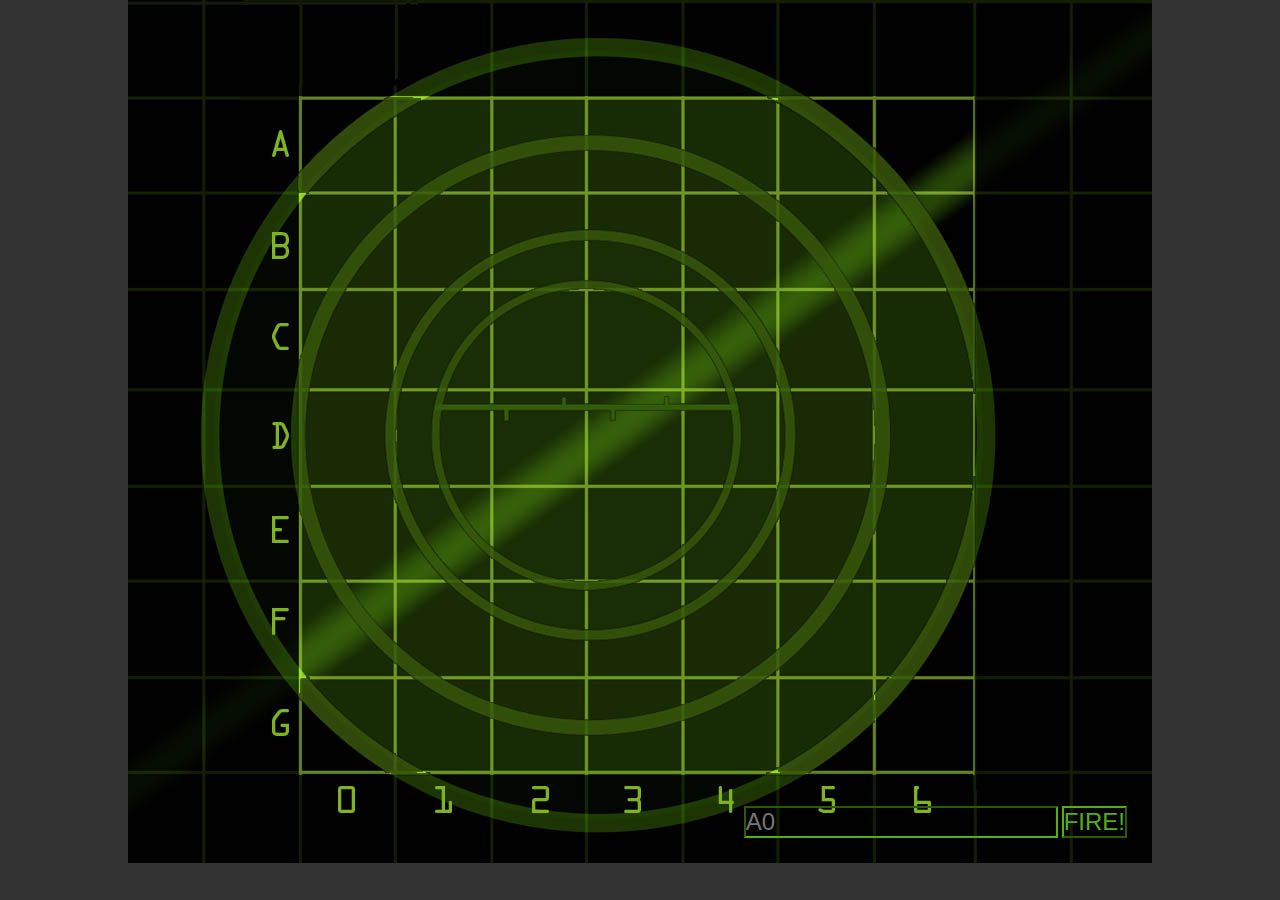
<file: Battleship/index.html>
<!DOCTYPE html>
<html lang="en">
<head>
    <meta charset="UTF-8">
    <meta http-equiv="X-UA-Compatible" content="IE=edge">
    <meta name="viewport" content="width=device-width, initial-scale=1.0">
    <title>BattleShip</title>
    <link rel="stylesheet" href="style.css">
</head>
<body>
    <div id="board">
      <div id="message-window"></div>
      <table>
        <tr>
          <td id="00"></td>
          <td id="01"></td>
          <td id="02"></td>
          <td id="03"></td>
          <td id="04"></td>
          <td id="05"></td>
          <td id="06"></td>
        </tr>
        <tr>
          <td id="10"></td>
          <td id="11"></td>
          <td id="12"></td>
          <td id="13"></td>
          <td id="14"></td>
          <td id="15"></td>
          <td id="16"></td>
        </tr>
        <tr>
          <td id="20"></td>
          <td id="21"></td>
          <td id="22"></td>
          <td id="23"></td>
          <td id="24"></td>
          <td id="25"></td>
          <td id="26"></td>
        </tr>
        <tr>
          <td id="30"></td>
          <td id="31"></td>
          <td id="32"></td>
          <td id="33"></td>
          <td id="34"></td>
          <td id="35"></td>
          <td id="46"></td>
        </tr>
        <tr>
          <td id="40"></td>
          <td id="41"></td>
          <td id="42"></td>
          <td id="43"></td>
          <td id="44"></td>
          <td id="45"></td>
          <td id="46"></td>
        </tr>
        <tr>
          <td id="50"></td>
          <td id="51"></td>
          <td id="52"></td>
          <td id="53"></td>
          <td id="54"></td>
          <td id="55"></td>
          <td id="56"></td>
        </tr>
        <tr>
          <td id="60"></td>
          <td id="61"></td>
          <td id="62"></td>
          <td id="63"></td>
          <td id="64"></td>
          <td id="65"></td>
          <td id="66"></td>
        </tr>
      </table>
      <form>
        <input type="text" id="guess-input" placeholder="A0">
        <input type="button" id="fire-button" value="FIRE!">
      </form>                                   
    </div>

    <script src="script.js"></script>
</body>
</html>
</file>
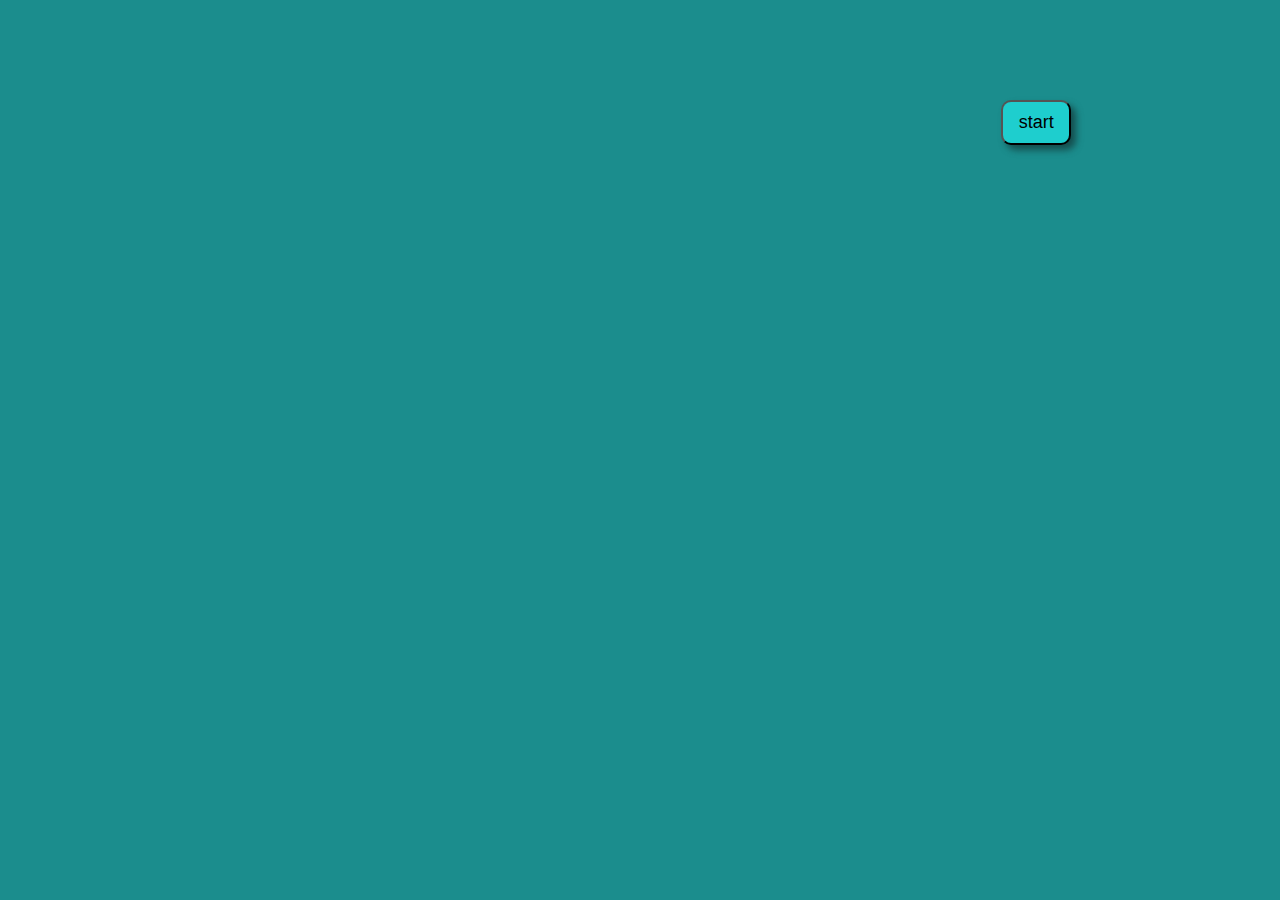
<file: first-js-project/index.html>
<!DOCTYPE html>
<html lang="en">
<head>
    <meta charset="UTF-8">
    <meta http-equiv="X-UA-Compatible" content="IE=edge">
    <meta name="viewport" content="width=device-width, initial-scale=1.0">
    <title>start</title>
    <link rel="stylesheet" href="./css/style-start.css">
</head>
<body>
    <div class="start__wrapper">
        <div class="start__body">
            <div class="esc__grid">
                <div class="esc__cell">
                    <div class="start__btns">
                        <button class="start__btn">start</button>
                    </div>
                </div>
                <div class="esc__cell">
                    <div class="start__btns">
                        <button class="start__btn">start</button>
                    </div>
                </div>
                <div class="esc__cell">
                    <div class="start__btns">
                        <button class="start__btn">start</button>
                    </div>
                </div>
                <div class="esc__cell">
                    <div class="start__btns">
                        <button class="start__btn">start</button>
                    </div>
                </div>
                <div class="esc__cell">
                    <div class="start__btns">
                        <button class="start__btn">start</button>
                    </div>
                </div>
                <div class="esc__cell">
                    <div class="start__btns">
                        <button class="start__btn">start</button>
                    </div>
                </div>
                <div class="esc__cell">
                    <div class="start__btns">
                        <button class="start__btn">start</button>
                    </div>
                </div>
                <div class="esc__cell">
                    <div class="start__btns">
                        <button class="start__btn">start</button>
                    </div>
                </div>
                <div class="esc__cell">
                    <div class="start__btns">
                        <button class="start__btn">start</button>
                    </div>
                </div>
                <div class="esc__cell">
                    <div class="start__btns">
                        <button class="start__btn">start</button>
                    </div>
                </div>
                <div class="esc__cell">
                    <div class="start__btns">
                        <button class="start__btn">start</button>
                    </div>
                </div>
                <div class="esc__cell">
                    <div class="start__btns">
                        <button class="start__btn">start</button>
                    </div>
                </div>
                <div class="esc__cell">
                    <div class="start__btns">
                        <button class="start__btn">start</button>
                    </div>
                </div>
                <div class="esc__cell">
                    <div class="start__btns">
                        <button class="start__btn">start</button>
                    </div>
                </div>
                <div class="esc__cell">
                    <div class="start__btns">
                        <button class="start__btn">start</button>
                    </div>
                </div>
                <div class="esc__cell">
                    <div class="start__btns">
                        <button class="start__btn">start</button>
                    </div>
                </div>
                <div class="esc__cell">
                    <div class="start__btns">
                        <button class="start__btn">start</button>
                    </div>
                </div>
                <div class="esc__cell">
                    <div class="start__btns">
                        <button class="start__btn">start</button>
                    </div>
                </div>
                <div class="esc__cell">
                    <div class="start__btns">
                        <button class="start__btn">start</button>
                    </div>
                </div>
                <div class="esc__cell">
                    <div class="start__btns">
                        <button class="start__btn">start</button>
                    </div>
                </div>
                <div class="esc__cell">
                    <div class="start__btns">
                        <button class="start__btn">start</button>
                    </div>
                </div>
                <div class="esc__cell">
                    <div class="start__btns">
                        <button class="start__btn">start</button>
                    </div>
                </div>
                <div class="esc__cell">
                    <div class="start__btns">
                        <button class="start__btn">start</button>
                    </div>
                </div>
                <div class="esc__cell">
                    <div class="start__btns">
                        <button class="start__btn">start</button>
                    </div>
                </div>
                <div class="esc__cell">
                    <div class="start__btns">
                        <button class="start__btn">start</button>
                    </div>
                </div>
                <div class="esc__cell">
                    <div class="start__btns">
                        <button class="start__btn">start</button>
                    </div>
                </div>
                <div class="esc__cell">
                    <div class="start__btns">
                        <button class="start__btn">start</button>
                    </div>
                </div>
                <div class="esc__cell">
                    <div class="start__btns">
                        <button class="start__btn">start</button>
                    </div>
                </div>
                <div class="esc__cell">
                    <div class="start__btns">
                        <button class="start__btn">start</button>
                    </div>
                </div>
                <div class="esc__cell">
                    <div class="start__btns">
                        <button class="start__btn">start</button>
                    </div>
                </div>
                <div class="esc__cell">
                    <div class="start__btns">
                        <button class="start__btn">start</button>
                    </div>
                </div>
                <div class="esc__cell">
                    <div class="start__btns">
                        <button class="start__btn">start</button>
                    </div>
                </div>
                <div class="esc__cell">
                    <div class="start__btns">
                        <button class="start__btn">start</button>
                    </div>
                </div>
                <div class="esc__cell">
                    <div class="start__btns">
                        <button class="start__btn">start</button>
                    </div>
                </div>
                <div class="esc__cell">
                    <div class="start__btns">
                        <button class="start__btn">start</button>
                    </div>
                </div>
                <div class="esc__cell">
                    <div class="start__btns">
                        <button class="start__btn">start</button>
                    </div>
                </div>
                <div class="esc__cell">
                    <div class="start__btns">
                        <button class="start__btn">start</button>
                    </div>
                </div>
                <div class="esc__cell">
                    <div class="start__btns">
                        <button class="start__btn">start</button>
                    </div>
                </div>
                <div class="esc__cell">
                    <div class="start__btns">
                        <button class="start__btn">start</button>
                    </div>
                </div>
                <div class="esc__cell">
                    <div class="start__btns">
                        <button class="start__btn">start</button>
                    </div>
                </div>
                <div class="esc__cell">
                    <div class="start__btns">
                        <button class="start__btn">start</button>
                    </div>
                </div>
                <div class="esc__cell">
                    <div class="start__btns">
                        <button class="start__btn">start</button>
                    </div>
                </div>
                <div class="esc__cell">
                    <div class="start__btns">
                        <button class="start__btn">start</button>
                    </div>
                </div>
                <div class="esc__cell">
                    <div class="start__btns">
                        <button class="start__btn">start</button>
                    </div>
                </div>
                <div class="esc__cell">
                    <div class="start__btns">
                        <button class="start__btn">start</button>
                    </div>
                </div>
                <div class="esc__cell">
                    <div class="start__btns">
                        <button class="start__btn">start</button>
                    </div>
                </div>
                <div class="esc__cell">
                    <div class="start__btns">
                        <button class="start__btn">start</button>
                    </div>
                </div>
                <div class="esc__cell">
                    <div class="start__btns">
                        <button class="start__btn">start</button>
                    </div>
                </div>
                <div class="esc__cell">
                    <div class="start__btns">
                        <button class="start__btn">start</button>
                    </div>
                </div>
                <div class="esc__cell">
                    <div class="start__btns">
                        <button class="start__btn">start</button>
                    </div>
                </div>
                <div class="esc__cell">
                    <div class="start__btns">
                        <button class="start__btn">start</button>
                    </div>
                </div>
                <div class="esc__cell">
                    <div class="start__btns">
                        <button class="start__btn">start</button>
                    </div>
                </div>
                <div class="esc__cell">
                    <div class="start__btns">
                        <button class="start__btn">start</button>
                    </div>
                </div>
                <div class="esc__cell">
                    <div class="start__btns">
                        <button class="start__btn">start</button>
                    </div>
                </div>
                <div class="esc__cell">
                    <div class="start__btns">
                        <button class="start__btn">start</button>
                    </div>
                </div>
                <div class="esc__cell">
                    <div class="start__btns">
                        <button class="start__btn">start</button>
                    </div>
                </div>
                <div class="esc__cell">
                    <div class="start__btns">
                        <button class="start__btn">start</button>
                    </div>
                </div>
                <div class="esc__cell">
                    <div class="start__btns">
                        <button class="start__btn">start</button>
                    </div>
                </div>
                <div class="esc__cell">
                    <div class="start__btns">
                        <button class="start__btn">start</button>
                    </div>
                </div>
                <div class="esc__cell">
                    <div class="start__btns">
                        <button class="start__btn">start</button>
                    </div>
                </div>
                <div class="esc__cell">
                    <div class="start__btns">
                        <button class="start__btn">start</button>
                    </div>
                </div>
                <div class="esc__cell">
                    <div class="start__btns">
                        <button class="start__btn">start</button>
                    </div>
                </div>
                <div class="esc__cell">
                    <div class="start__btns">
                        <button class="start__btn">start</button>
                    </div>
                </div>
                <div class="esc__cell">
                    <div class="start__btns">
                        <button class="start__btn">start</button>
                    </div>
                </div>
                <div class="esc__cell">
                    <div class="start__btns">
                        <button class="start__btn">start</button>
                    </div>
                </div>
                <div class="esc__cell">
                    <div class="start__btns">
                        <button class="start__btn">start</button>
                    </div>
                </div>
                <div class="esc__cell">
                    <div class="start__btns">
                        <button class="start__btn">start</button>
                    </div>
                </div>
                <div class="esc__cell">
                    <div class="start__btns">
                        <button class="start__btn">start</button>
                    </div>
                </div>
                <div class="esc__cell">
                    <div class="start__btns">
                        <button class="start__btn">start</button>
                    </div>
                </div>
                <div class="esc__cell">
                    <div class="start__btns">
                        <button class="start__btn">start</button>
                    </div>
                </div>
                <div class="esc__cell">
                    <div class="start__btns">
                        <button class="start__btn">start</button>
                    </div>
                </div>
                <div class="esc__cell">
                    <div class="start__btns">
                        <button class="start__btn">start</button>
                    </div>
                </div>
                <div class="esc__cell">
                    <div class="start__btns">
                        <button class="start__btn">start</button>
                    </div>
                </div>
                <div class="esc__cell">
                    <div class="start__btns">
                        <button class="start__btn">start</button>
                    </div>
                </div>
                <div class="esc__cell">
                    <div class="start__btns">
                        <button class="start__btn">start</button>
                    </div>
                </div>
                <div class="esc__cell">
                    <div class="start__btns">
                        <button class="start__btn">start</button>
                    </div>
                </div>
                <div class="esc__cell">
                    <div class="start__btns">
                        <button class="start__btn">start</button>
                    </div>
                </div>
                <div class="esc__cell">
                    <div class="start__btns">
                        <button class="start__btn">start</button>
                    </div>
                </div>
                <div class="esc__cell">
                    <div class="start__btns">
                        <button class="start__btn">start</button>
                    </div>
                </div>
                <div class="esc__cell">
                    <div class="start__btns">
                        <button class="start__btn">start</button>
                    </div>
                </div>
                <div class="esc__cell">
                    <div class="start__btns">
                        <button class="start__btn">start</button>
                    </div>
                </div>
                <div class="esc__cell">
                    <div class="start__btns">
                        <button class="start__btn">start</button>
                    </div>
                </div>
                <div class="esc__cell">
                    <div class="start__btns">
                        <button class="start__btn">start</button>
                    </div>
                </div>
                <div class="esc__cell">
                    <div class="start__btns">
                        <button class="start__btn">start</button>
                    </div>
                </div>
                <div class="esc__cell">
                    <div class="start__btns">
                        <button class="start__btn">start</button>
                    </div>
                </div>
                <div class="esc__cell">
                    <div class="start__btns">
                        <button class="start__btn">start</button>
                    </div>
                </div>
                <div class="esc__cell">
                    <div class="start__btns">
                        <button class="start__btn">start</button>
                    </div>
                </div>
                <div class="esc__cell">
                    <div class="start__btns">
                        <button class="start__btn">start</button>
                    </div>
                </div>
                <div class="esc__cell">
                    <div class="start__btns">
                        <button class="start__btn">start</button>
                    </div>
                </div>
                <div class="esc__cell">
                    <div class="start__btns">
                        <button class="start__btn">start</button>
                    </div>
                </div>
                <div class="esc__cell">
                    <div class="start__btns">
                        <button class="start__btn">start</button>
                    </div>
                </div>
                <div class="esc__cell">
                    <div class="start__btns">
                        <button class="start__btn">start</button>
                    </div>
                </div>
                <div class="esc__cell">
                    <div class="start__btns">
                        <button class="start__btn">start</button>
                    </div>
                </div>
                <div class="esc__cell">
                    <div class="start__btns">
                        <button class="start__btn">start</button>
                    </div>
                </div>
                <div class="esc__cell">
                    <div class="start__btns">
                        <button class="start__btn">start</button>
                    </div>
                </div>
                <div class="esc__cell">
                    <div class="start__btns">
                        <button class="start__btn">start</button>
                    </div>
                </div>
                <div class="esc__cell">
                    <div class="start__btns">
                        <button class="start__btn">start</button>
                    </div>
                </div>
                <div class="esc__cell">
                    <div class="start__btns">
                        <button class="start__btn">start</button>
                    </div>
                </div>
                <div class="esc__cell">
                    <div class="start__btns">
                        <button class="start__btn">start</button>
                    </div>
                </div>
                <div class="esc__cell">
                    <div class="start__btns">
                        <button class="start__btn">start</button>
                    </div>
                </div>
                <div class="esc__cell">
                    <div class="start__btns">
                        <button class="start__btn">start</button>
                    </div>
                </div>
                <div class="esc__cell">
                    <div class="start__btns">
                        <button class="start__btn">start</button>
                    </div>
                </div>
                <div class="esc__cell">
                    <div class="start__btns">
                        <button class="start__btn">start</button>
                    </div>
                </div>
                <div class="esc__cell">
                    <div class="start__btns">
                        <button class="start__btn">start</button>
                    </div>
                </div>
                <div class="esc__cell">
                    <div class="start__btns">
                        <button class="start__btn">start</button>
                    </div>
                </div>
                <div class="esc__cell">
                    <div class="start__btns">
                        <button class="start__btn">start</button>
                    </div>
                </div>
                <div class="esc__cell">
                    <div class="start__btns">
                        <button class="start__btn">start</button>
                    </div>
                </div>
                <div class="esc__cell">
                    <div class="start__btns">
                        <button class="start__btn">start</button>
                    </div>
                </div>
                <div class="esc__cell">
                    <div class="start__btns">
                        <button class="start__btn">start</button>
                    </div>
                </div>
                <div class="esc__cell">
                    <div class="start__btns">
                        <button class="start__btn">start</button>
                    </div>
                </div>
                <div class="esc__cell">
                    <div class="start__btns">
                        <button class="start__btn">start</button>
                    </div>
                </div>
                <div class="esc__cell">
                    <div class="start__btns">
                        <button class="start__btn">start</button>
                    </div>
                </div>
                <div class="esc__cell">
                    <div class="start__btns">
                        <button class="start__btn">start</button>
                    </div>
                </div>
                <div class="esc__cell">
                    <div class="start__btns">
                        <button class="start__btn">start</button>
                    </div>
                </div>
                <div class="esc__cell">
                    <div class="start__btns">
                        <button class="start__btn">start</button>
                    </div>
                </div>
                <div class="esc__cell">
                    <div class="start__btns">
                        <button class="start__btn">start</button>
                    </div>
                </div>
                <div class="esc__cell">
                    <div class="start__btns">
                        <button class="start__btn">start</button>
                    </div>
                </div>
                <div class="esc__cell">
                    <div class="start__btns">
                        <button class="start__btn">start</button>
                    </div>
                </div>
                <div class="esc__cell">
                    <div class="start__btns">
                        <button class="start__btn">start</button>
                    </div>
                </div>
                <div class="esc__cell">
                    <div class="start__btns">
                        <button class="start__btn">start</button>
                    </div>
                </div>
                <div class="esc__cell">
                    <div class="start__btns">
                        <button class="start__btn">start</button>
                    </div>
                </div>
                <div class="esc__cell">
                    <div class="start__btns">
                        <button class="start__btn">start</button>
                    </div>
                </div>
                <div class="esc__cell">
                    <div class="start__btns">
                        <button class="start__btn">start</button>
                    </div>
                </div>
                <div class="esc__cell">
                    <div class="start__btns">
                        <button class="start__btn">start</button>
                    </div>
                </div>
                <div class="esc__cell">
                    <div class="start__btns">
                        <button class="start__btn">start</button>
                    </div>
                </div>
                <div class="esc__cell">
                    <div class="start__btns">
                        <button class="start__btn">start</button>
                    </div>
                </div>
                <div class="esc__cell">
                    <div class="start__btns">
                        <button class="start__btn">start</button>
                    </div>
                </div>
                <div class="esc__cell">
                    <div class="start__btns">
                        <button class="start__btn">start</button>
                    </div>
                </div>
                <div class="esc__cell">
                    <div class="start__btns">
                        <button class="start__btn">start</button>
                    </div>
                </div>
            </div>
            <div class="start__popup-overlay" id="popup-overlay1">
                <div class="start__popup-container">
                    <div class="start__popup-body" id="popup-body">
                        <div class="start__popup-text">
                            <p>Sory, I'm just kidding :)<br>I'm Vitalii and ...<br>it's my first<br>JS program...<br><br> What's your name?</p>
                        </div>
                        <form class="start__popup-input" action="#">
                            <input class="start__popup-input-user-name" type="text">
                            <button class="start__popup-btn-ok" id="start__popup-btn-ok1">0k</button>
                        </form>
                        <div class="start__popup-close" id="popup-close-btn">&#10005;</div>
                    </div>
                </div>
            </div>
            <div class="start__popup-overlay" id="popup-overlay2">
                <div class="start__popup-container">
                    <div class="start__popup-body" id="popup-body">
                        <div class="start__popup-text">
                            <p id="say-hello"></p>
                        </div>
                        <button class="start__popup-btn-ok" id="start__popup-btn-ok2"><a href="body.html">0k</a></button>
                        <div class="start__popup-close" id="popup-close-btn">&#10005;</div>
                    </div>
                </div>
            </div>
        </div>
    </div>

    <script src="./js/start.js"></script>
</body>
</html>
</file>
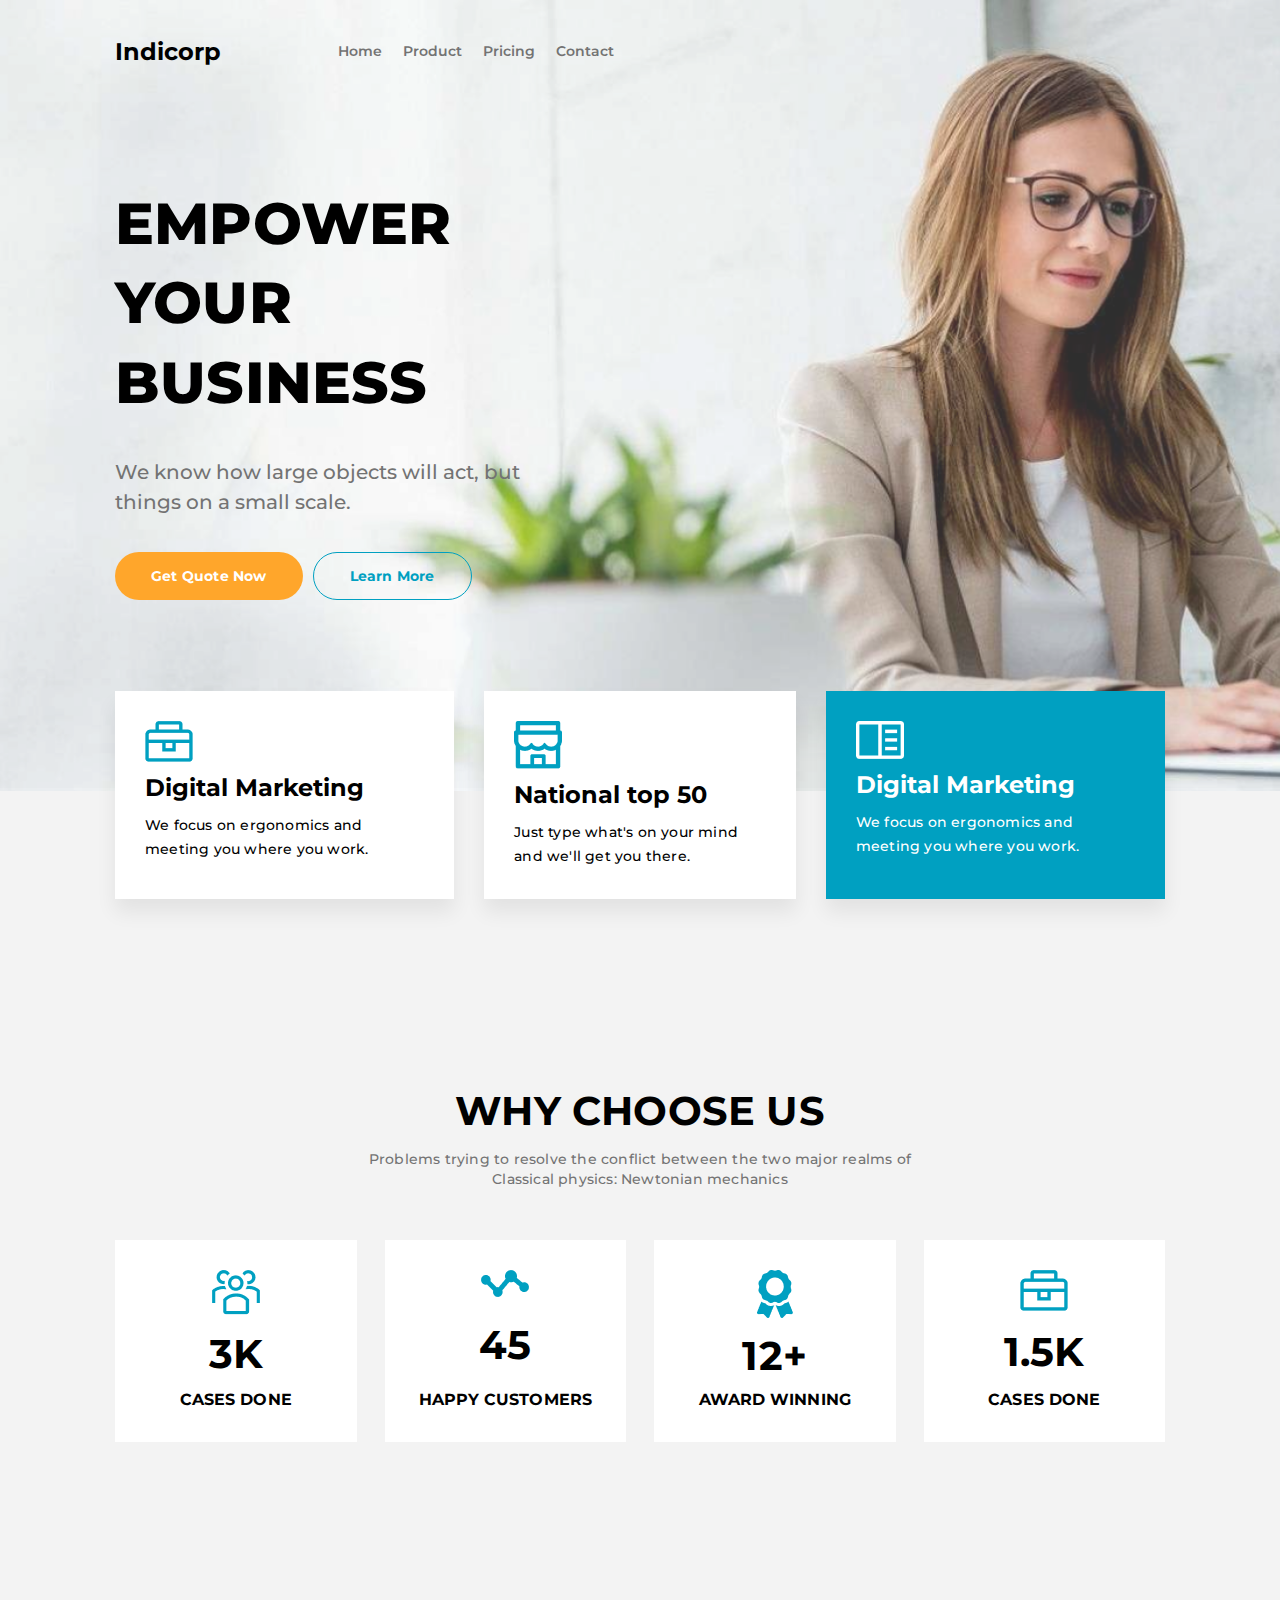
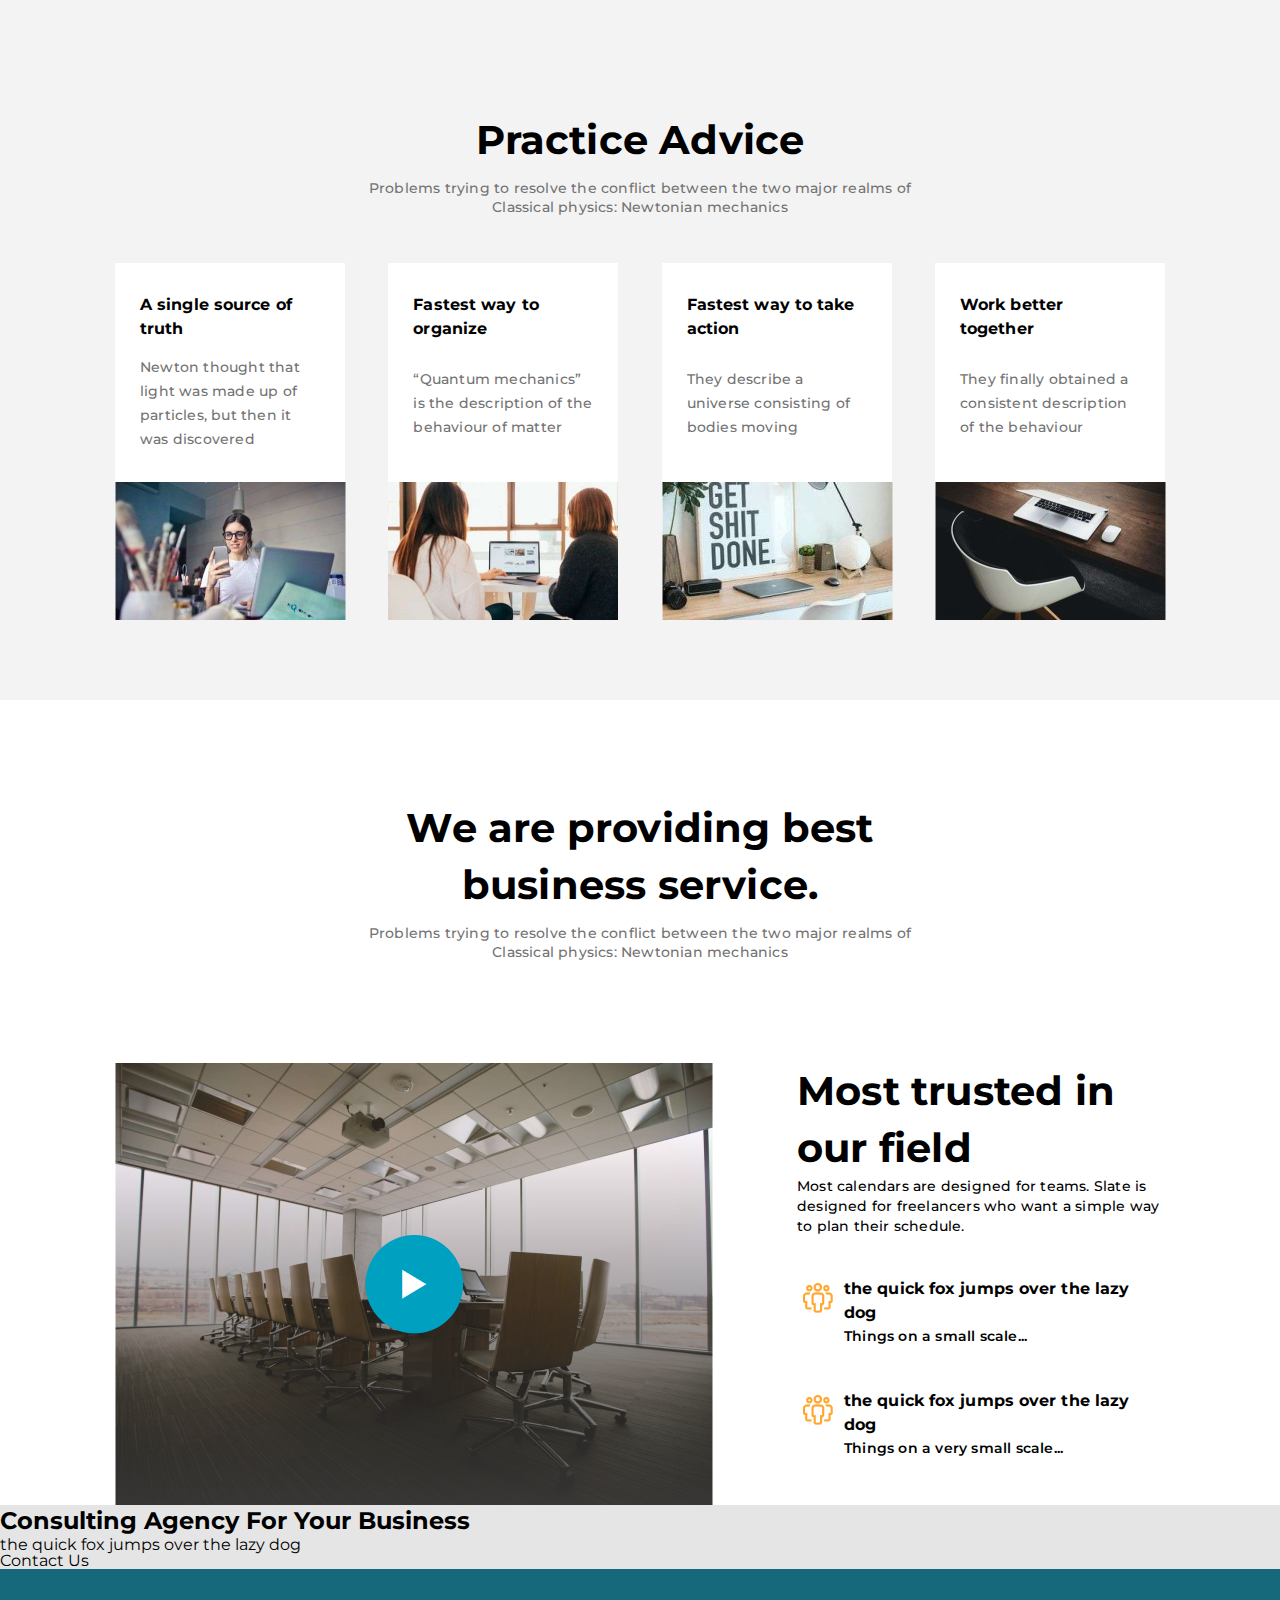
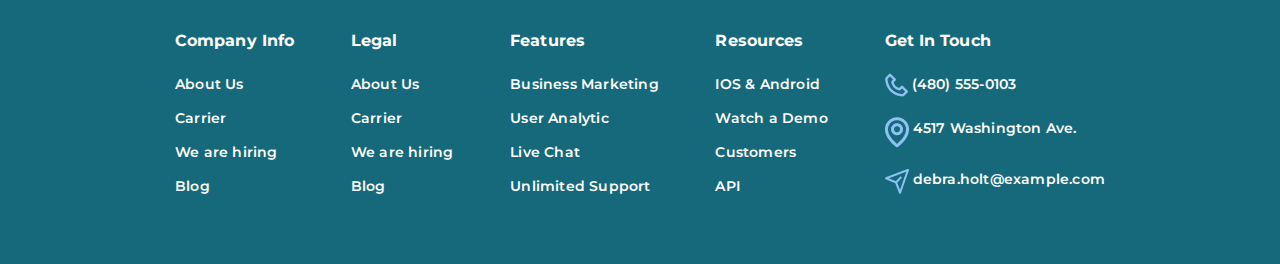
<file: Indicorp/index.html>
<!DOCTYPE html>
<html lang="en">
<head>
    <meta charset="UTF-8">
    <meta http-equiv="X-UA-Compatible" content="IE=edge">
    <meta name="viewport" content="width=device-width, initial-scale=1.0">
    <title>Indicorp</title>
    <link href="https://fonts.googleapis.com/css2?family=Montserrat:wght@500;600;700;800&display=swap" rel="stylesheet">
    <link rel="stylesheet" href="css/style.min.css">
</head>
<body>
    <div class="wrapper">
        <header class="header">
            <div class="header__container --container">
                <div class="header__logo">
                    <a  class="header__logo-link" href="#">Indicorp</a>
                </div>
                <div class="header__menu menu">
                    <ul class="menu__list">
                        <li class="menu__item">
                            <a class="menu__link" href="#">Home</a>
                        </li>
                        <li class="menu__item">
                            <a class="menu__link" href="#">Product</a>
                        </li>
                        <li class="menu__item">
                            <a class="menu__link" href="#">Pricing</a>
                        </li>
                        <li class="menu__item">
                            <a class="menu__link" href="#">Contact</a>
                        </li>
                    </ul>
                </div>
                <div class="header__mob">
                    <div class="header__mob-items">
                        <div class="header__mob-item">
                            <a class="header__btn" href="#">
                                <img src="./images/burger.png" alt="options">
                            </a>
                        </div>
                    </div>
                </div>
            </div>
        </header>
        <main class="page">
            <section class="page__main-block main-block">
                <div class="main-block__container --container">
                    <div class="main-block__body">
                        <div  class="main-block__titel">
                            <h1>EMPOWER YOUR BUSINESS</h1>
                        </div>
                        <div class="main-block__text">
                            <p>We know how large objects will act, but things on a small scale.</p>
                        </div>
                        <div class="main-block__btns">
                            <a class="main-block__btn main-block__btn --orange" href="#">Get Quote Now</a>
                            <a class="main-block__btn main-block__btn --border" href="#">Learn More</a>
                        </div>
                    </div>
                </div>
                <div class="main-block__img --ibg">
                    <img src="./images/cover.png" alt="backGroungImg">
                </div>
            </section>
            <section class="page__whoWeAre whoWeAre">
                <div class="whoWeAre__container --container">
                    <div class="whoWeAre__body">
                        <div class="whoWeAre__column">
                            <div class="whoWeAre__item item-whoWeAre">
                                <div class="item-whoWeAre__icon">
                                    <img src="./images/icon1.png" alt="icon1">
                                </div>
                                <div class="item-whoWeAre__titel">
                                    <h3>Digital Marketing</h3>
                                </div>
                                <div class="item-whoWeAre__text">
                                    <p>We focus on ergonomics and meeting you where you work.</p>
                                </div>
                            </div>
                        </div>
                        <div class="whoWeAre__column">
                            <div class="whoWeAre__item item-whoWeAre">
                                <div class="item-whoWeAre__icon">
                                    <img src="./images/icon2.png" alt="icon2">
                                </div>
                                <div class="item-whoWeAre__titel">
                                    <h3>National top 50</h3>
                                </div>
                                <div class="item-whoWeAre__text">
                                    <p>Just type what's on your mind and we'll get you there.</p>
                                </div>
                            </div>
                        </div>
                        <div class="whoWeAre__column">
                            <div class="whoWeAre__item item-whoWeAre --blue">
                                <div class="item-whoWeAre__icon">
                                    <img src="./images/icon3.png" alt="icon3">
                                </div>
                                <div class="item-whoWeAre__titel">
                                    <h3>Digital Marketing</h3>
                                </div>
                                <div class="item-whoWeAre__text">
                                    <p>We focus on ergonomics and meeting you where you work.</p>
                                </div>
                            </div>
                        </div>
                    </div>
                </div>
            </section>
            <section class="page__whyWe whyWe">
                <div class="whyWe__container --container">
                    <div class="whyWe__header header-block">
                        <div class="header-block__titel">
                            <h2>WHY CHOOSE US</h2>
                        </div>
                        <div class="header-block__text">
                            <p>Problems trying to resolve the conflict between the two major realms of Classical physics: Newtonian mechanics </p>
                        </div>
                    </div>
                    <div class="whyWe__body">
                        <div class="whyWe__column">
                            <div class="whyWe__item">
                                <div class="whyWe__icon">
                                    <img src="./images/icon4.png" alt="icon4">
                                </div>
                                <div class="whyWe__velue">
                                    <h2>3K</h2>
                                </div>
                                <div class="whyWe__text">
                                    <h5>CASES DONE</h5>
                                </div>
                            </div>
                        </div>
                        <div class="whyWe__column">
                            <div class="whyWe__item">
                                <div class="whyWe__icon">
                                    <img src="./images/icon5.png" alt="icon5">
                                </div>
                                <div class="whyWe__velue">
                                    <h2>45</h2>
                                </div>
                                <div class="whyWe__text">
                                    <h5>HAPPY CUSTOMERS</h5>
                                </div>
                            </div>
                        </div>
                        <div class="whyWe__column">
                            <div class="whyWe__item">
                                <div class="whyWe__icon">
                                    <img src="./images/icon6.png" alt="icon6">
                                </div>
                                <div class="whyWe__velue">
                                    <h2>12+</h2>
                                </div>
                                <div class="whyWe__text">
                                    <h5>AWARD WINNING</h5>
                                </div>
                            </div>
                        </div>
                        <div class="whyWe__column">
                            <div class="whyWe__item">
                                <div class="whyWe__icon">
                                    <img src="./images/icon1.png" alt="icon1">
                                </div>
                                <div class="whyWe__velue">
                                    <h2>1.5K</h2>
                                </div>
                                <div class="whyWe__text">
                                    <h5>CASES DONE</h5>
                                </div>
                            </div>
                        </div>
                    </div>
                </div>
            </section>
            <section class="page__advice">
                <div class="advice__container --container">
                    <div class="advice__header header-block">
                        <div class="header-block__titel">
                            <h2>Practice Advice</h2>
                        </div>
                        <div class="header-block__text">
                            <p>Problems trying to resolve the conflict between the two major realms of Classical physics: Newtonian mechanics </p>
                        </div>
                    </div>
                    <div class="advice__body">
                        <div class="advice__column">
                            <div class="advice__items">
                                <div class="advice__items-titel">
                                    <h5>A single source of truth</h5>
                                </div>
                                <div class="advice__items-text">
                                    <p>Newton thought that light was made up of particles, but then it was discovered </p>
                                </div>
                                <div class="advice__items-img">
                                    <img src="./images/cover (1).png" alt="cover1">
                                </div>
                            </div>
                            <div class="advice__items">
                                <div class="advice__items-titel">
                                    <h5>Fastest way to organize</h5>
                                </div>
                                <div class="advice__items-text">
                                    <p>“Quantum mechanics” is the description of the behaviour of matter</p>
                                </div>
                                <div class="advice__items-img">
                                    <img src="./images/cover (2).png" alt="cover2">
                                </div>
                            </div>
                            <div class="advice__items">
                                <div class="advice__items-titel">
                                    <h5>Fastest way to take action</h5>
                                </div>
                                <div class="advice__items-text">
                                    <p>They describe a universe consisting of bodies moving</p>
                                </div>
                                <div class="advice__items-img">
                                    <img src="./images/cover (3).png" alt="cover3">
                                </div>
                            </div>
                            <div class="advice__items">
                                <div class="advice__items-titel">
                                    <h5>Work better together</h5>
                                </div>
                                <div class="advice__items-text">
                                    <p>They finally obtained a consistent description of the behaviour </p>
                                </div>
                                <div class="advice__items-img">
                                    <img src="./images/cover (4).png" alt="cover4">
                                </div>
                            </div>
                        </div>
                    </div>
                </div>
            </section>
            <section class="page__service">
                <div class="service__container --container">
                    <div class="advice__header header-block">
                        <div class="header-block__titel">
                            <h2>We are providing best business service.</h2>
                        </div>
                        <div class="header-block__text">
                            <p>Problems trying to resolve the conflict between the two major realms of Classical physics: Newtonian mechanics </p>
                        </div>
                    </div>
                    <div class=""></div>
                </div>
                <div class="service__body --container">
                    <div class="service__video">
                        <img src="./images/video.png" alt="video">
                    </div>
                    <div class="service__cont">
                        <div class="service__cont-titel">
                            <h2>Most trusted in our field</h2>
                        </div>
                        <div class="service__cont-text">
                            <p>Most calendars are designed for teams. Slate is designed for freelancers who want a simple way to plan their schedule.</p>
                        </div>
                        <div class="service__items">
                            <div class="service__item item-service">
                                <div class="item-service__wrapper">
                                    <div class="item-service__icon">
                                        <img src="./images/icon7.png" alt="icon7">
                                    </div>
                                    <div class="item-service__body">
                                        <div class="item-service__titel">
                                            <h5>the quick fox jumps over the lazy dog</h5>
                                        </div>
                                        <div class="item-service__text">
                                            <h6>Things on a small scale...</h6>
                                        </div>
                                    </div>
                                </div>
                                <div class="item-service__wrapper">
                                    <div class="item-service__icon">
                                        <img src="./images/icon7.png" alt="icon7">
                                    </div>
                                    <div class="item-service__body">
                                        <div class="item-service__titel">
                                            <h5>the quick fox jumps over the lazy dog</h5>
                                        </div>
                                        <div class="item-service__text">
                                            <h6>Things on a very small scale...</h6>
                                        </div>
                                    </div>
                                </div>
                            </div>
                        </div>
                    </div>
                </div>
            </section>
        </main>
        <footer class="footer">
            <div class="footer__container">
                <div class="ftop__wrepper">
                    <div class="footer__top ftop">
                        <div class="ftop__text">
                            <div class="ftop__titel">
                                <h3>Consulting Agency For Your Business</h3>
                            </div>
                            <div class="ftop__subtitel">
                                <p>the quick fox jumps over the lazy dog</p>
                            </div>
                        </div>
                        <div class="ftop__btns">
                            <a class="ftop__btn" href="#">Contact Us</a>
                        </div>
                    </div>
                </div>
                <div class="fbody__wrapper">
                    <div class="footer__body --container">
                        <div class="fbody__info">
                            <div class="info-block">
                                <div class="info-block__titel">
                                    <h5>Company Info</h5>
                                </div>
                                <div class="info-block__items">
                                    <a class="info-block__item" href="#">About Us</a>
                                    <a class="info-block__item" href="#">Carrier</a>
                                    <a class="info-block__item" href="#">We are hiring</a>
                                    <a class="info-block__item" href="#">Blog</a>
                                </div>
                            </div>
                            <div class="info-block">
                                <div class="info-block__titel">
                                    <h5>Legal</h5>
                                </div>
                                <div class="info-block__items">
                                    <a class="info-block__item" href="#">About Us</a>
                                    <a class="info-block__item" href="#">Carrier</a>
                                    <a class="info-block__item" href="#">We are hiring</a>
                                    <a class="info-block__item" href="#">Blog</a>
                                </div>
                            </div>
                            <div class="info-block">
                                <div class="info-block__titel">
                                    <h5>Features</h5>
                                </div>
                                <div class="info-block__items">
                                    <a class="info-block__item" href="#">Business Marketing</a>
                                    <a class="info-block__item" href="#">User Analytic</a>
                                    <a class="info-block__item" href="#">Live Chat</a>
                                    <a class="info-block__item" href="#">Unlimited Support</a>
                                </div>
                            </div>
                            <div class="info-block">
                                <div class="info-block__titel">
                                    <h5>Resources</h5>
                                </div>
                                <div class="info-block__items">
                                    <a class="info-block__item" href="#">IOS & Android</a>
                                    <a class="info-block__item" href="#">Watch a Demo</a>
                                    <a class="info-block__item" href="#">Customers</a>
                                    <a class="info-block__item" href="#">API</a>
                                </div>
                            </div>
                            <div class="info-block">
                                <div class="info-block__titel">
                                    <h5>Get In Touch</h5>
                                </div>
                                <div class="info-block__items">
                                    <div class="info-block__icon">
                                        <img src="./images/icon18.png" alt="icon18">
                                        <a class="info-block__item" href="#">(480) 555-0103</a>
                                    </div>
                                    <div class="info-block__icon">
                                        <img src="./images/icon20.png" alt="icon20">
                                        <a class="info-block__item" href="#">4517 Washington Ave.</a>
                                    </div>
                                    <div class="info-block__icon">
                                        <img src="./images/icon19.png" alt="icon19">
                                        <a class="info-block__item" href="#">debra.holt@example.com</a>
                                    </div>
                                </div>
                            </div>
                        </div>
                    </div>
                </div>
                <div class="footer__bottom"></div>
            </div>
        </footer>
    </div>
    <script src="js/main.min.js"></script>
</body>
</html>
</file>
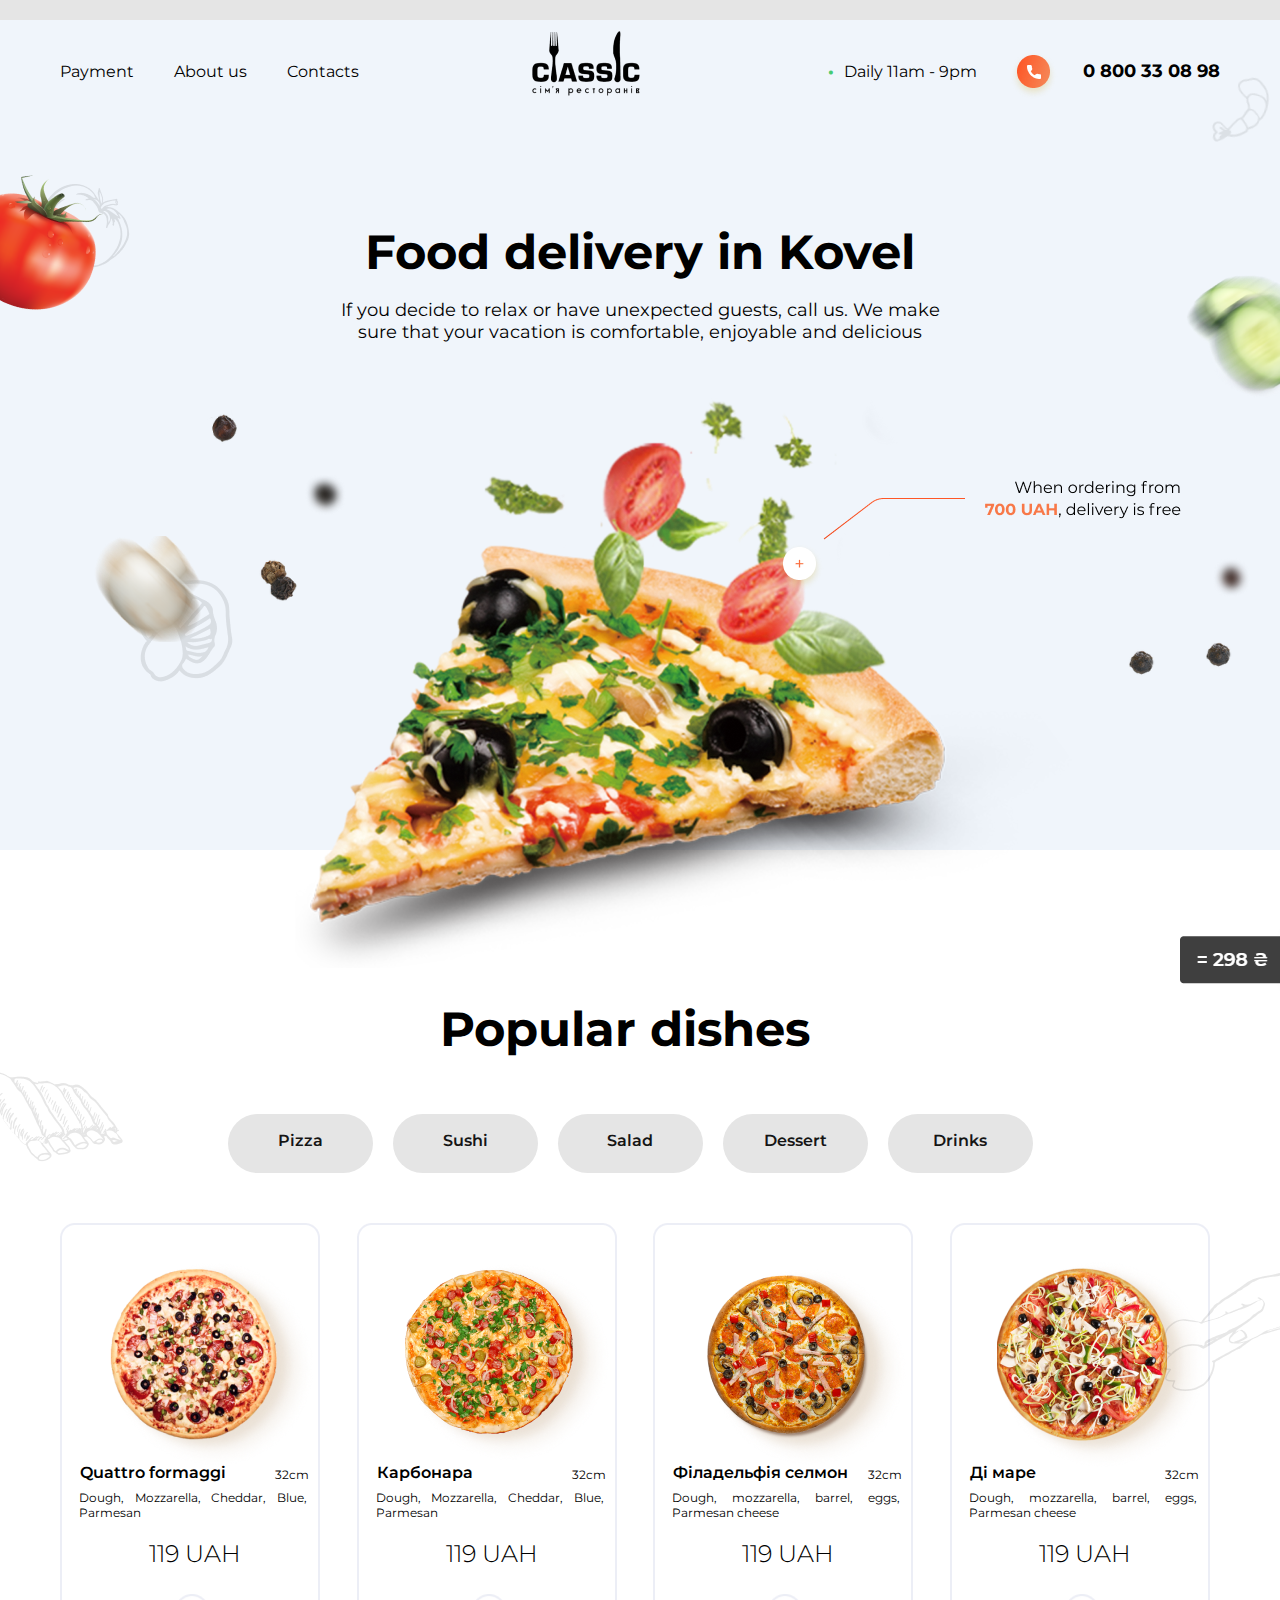
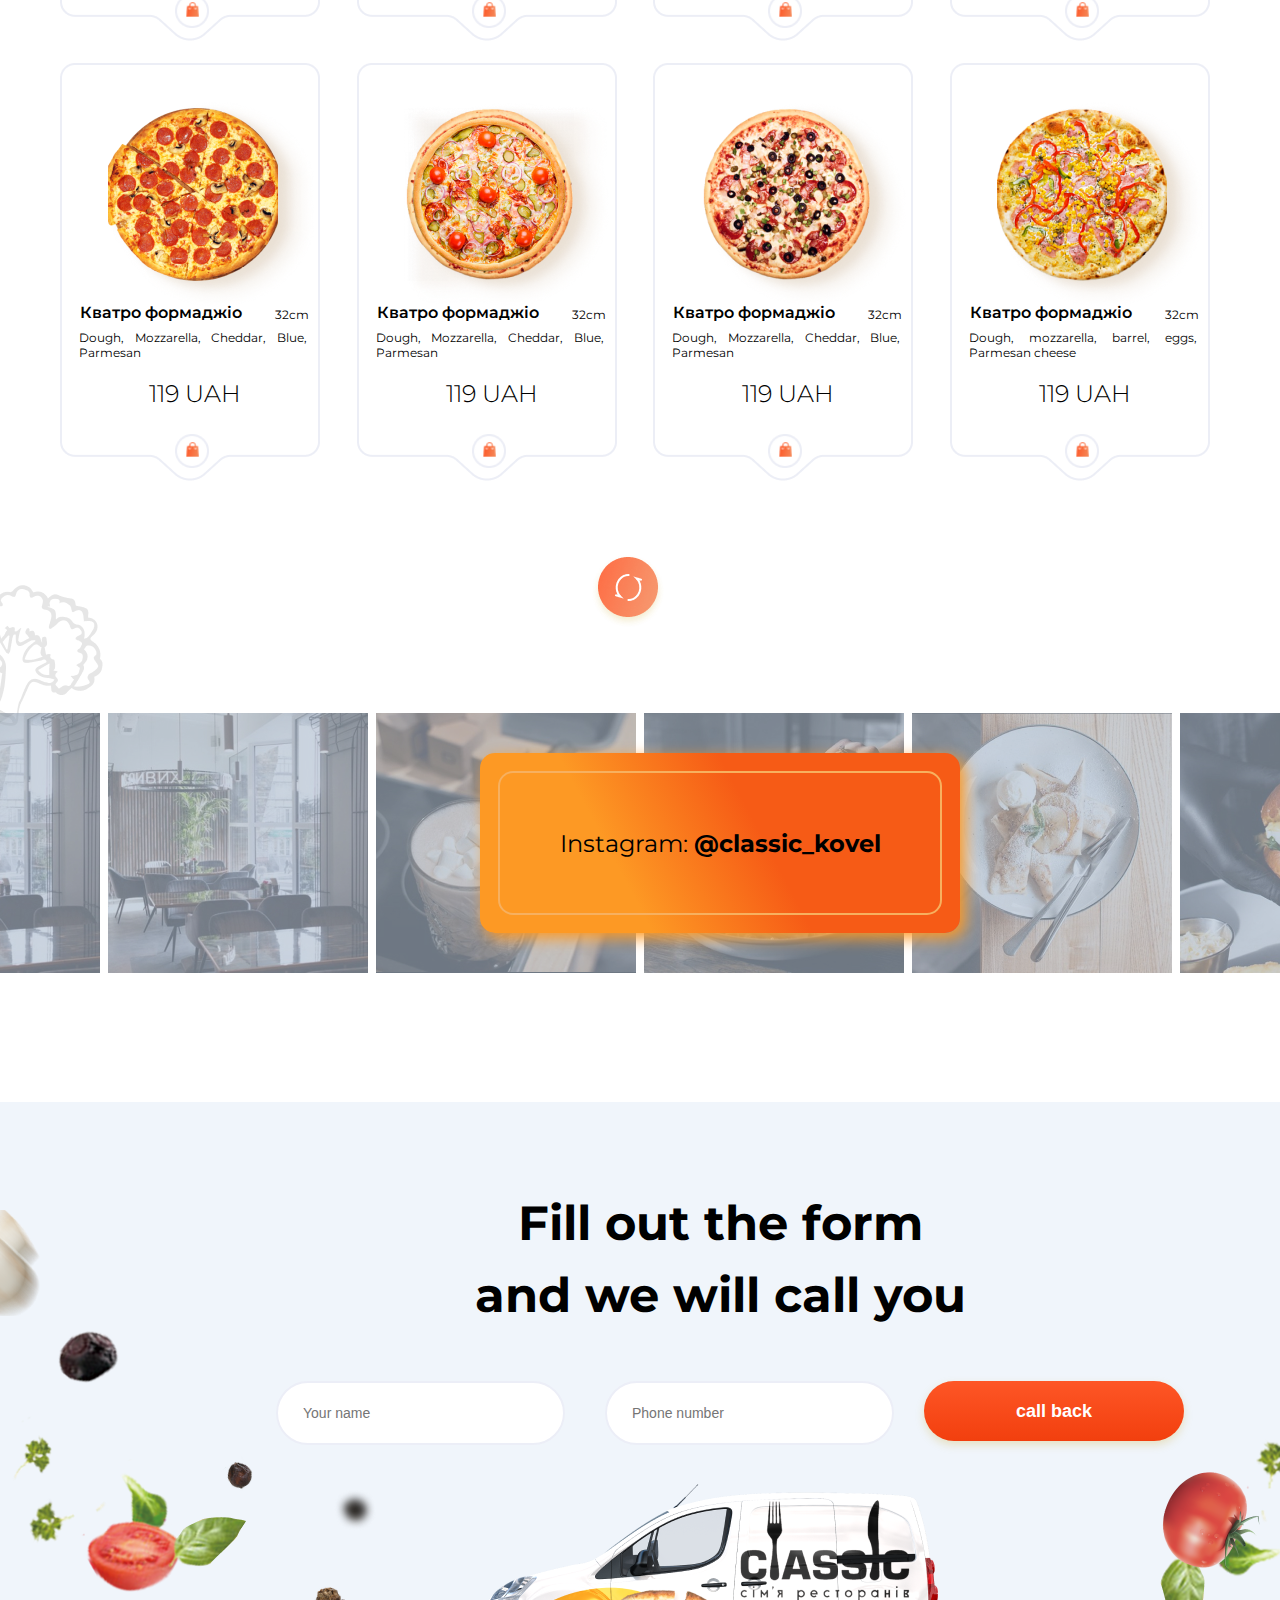
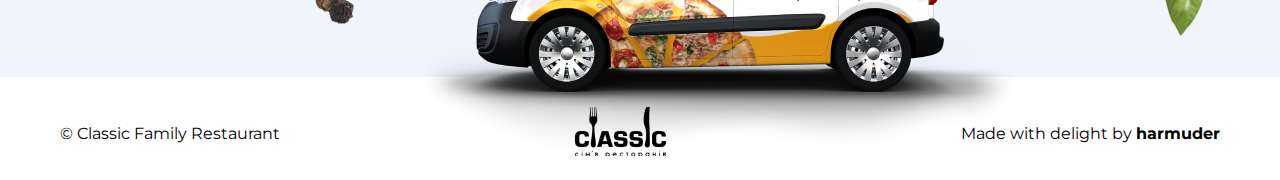
<file: pizza1/index.html>
<!DOCTYPE html>
<html lang="en">
<head>
    <meta charset="UTF-8">
    <meta http-equiv="X-UA-Compatible" content="IE=edge">
    <meta name="viewport" content="width=device-width, initial-scale=1.0">
    <link rel="preconnect" href="https://fonts.googleapis.com">
    <link rel="preconnect" href="https://fonts.gstatic.com" crossorigin>
    <link href="https://fonts.googleapis.com/css2?family=Montserrat:wght@300;400;600;700&family=PT+Sans:ital,wght@0,400;0,700;1,400;1,700&display=swap" rel="stylesheet">   
    <link rel="stylesheet" href="style.css">
    <title>pizza</title>
</head>
<body>
    <div class="wrapper__header">
        <div class="header">
            <div class="header__list">
                <div class="header__list__item">
                    <a href="#">Payment</a>
                </div>
                <div class="header__list__item">
                    <a href="#">About us</a>
                </div>
                <div class="header__list__item">
                    <a href="#">Contacts</a>
                </div>
            </div>
            <div class="header__logo">
                <a href="#">
                    <img src="./img/logos 1.png" alt="logo">
                </a>
            </div>
            <div class="header__info">
                <div class="header__info__data">Daily 11am - 9pm</div>
                <div class="header__info__img">
                    <a href="#">
                        <img src="./img/tel.png" alt="phone">
                    </a>
                </div>
                <div class="header__info__num">0 800 33 08 98</div>
            </div>
        </div>
        <div class="pizza">
            <div class="peace">
                <div class="peace__titel">
                    <h1>Food delivery in Kovel</h1>
                </div>
                <div class="peace__text">
                    <p>If you decide to relax or have unexpected guests, call us. We make <br> sure that your vacation is comfortable, enjoyable and delicious</p>
                </div>
                <div class="peace__img">
                    <img src="./img/piza 2.png" alt="peaceOfPizza">
                    <div class="img__plus">
                        <img src="./img/Group 9.png" alt="plus">
                    </div>   
                    <div class="img__str">
                        <img src="./img/Vector 4.png" alt="str">
                    </div>
                    <div class="img__str__text">
                        <img src="./img/textDisc.png" alt="text">
                    </div>
            </div>
            <div class="imgs">
                <div class="img__prown">
                    <img src="./img/prown.png" alt="pron">
                </div>
                <div class="img__peper">
                    <img src="./img/Group 15.png" alt="peper">
                </div>
                <div class="img__marsh">
                    <img src="./img/image 27.png" alt="marsh">
                </div>
                <div class="img__marshShadow">
                    <img src="./img/Group (1).png" alt="marshShadow">
                </div>
                <div class="img__tom">
                    <img src="./img/image 19-1.png" alt="tom">
                </div>
                <div class="img__tomShad">
                    <img src="./img/Group (2).png" alt="tomShad">
                </div>
                <div class="img__cuc">
                    <img src="./img/image 20 1.png" alt="cuc">
                </div>
                <div class="img__pep">
                    <img src=".//img/image 23 (1).png" alt="pep">
                </div>
                <div class="img__pep1">
                    <img src=".//img/image 23 (1).png" alt="pep1">
                </div>
                <div class="img__pepshad">
                    <img src="./img/Mask Group (1).png" alt="pepshad">
                </div>
                <div class="img__pizzaShad">
                    <img src="./img/Group (3).png" alt="pizzaShad">
                </div>
            </div>

        </div>
    </div>
    <div class="wrapper__main">
        <div class="main">
            <div class="main__pizzas">
                <div class="main__pizzas__menu">
                    <div class="main__pizzas__menu__titel">
                        <h1>Popular dishes</h1>
                    </div>
                    <div class="main__pizzas__menu__btns">
                        <div class="main__pizzas__menu__btns__items">
                            <div class="main__pizzas__menu__btns__item">
                                <a href="#">Pizza</a>
                            </div>
                            <div class="main__pizzas__menu__btns__item">
                                <a href="#">Sushi</a>
                            </div>
                            <div class="main__pizzas__menu__btns__item">
                                <a href="#">Salad</a>
                            </div>
                            <div class="main__pizzas__menu__btns__item">
                                <a href="#">Dessert</a>
                            </div>
                            <div class="main__pizzas__menu__btns__item">
                                <a href="#">Drinks</a>
                            </div>
                        </div>
                    </div>
                    <div class="main__pizzas__menu__options">
                        <div class="main__pizzas__menu__option">
                            <div class="main__pizzas__menu__option__img">
                                <img src="./img/image 26.png" alt="Quattro formaggi">
                            </div>
                            <div class="main__pizzas__menu__option__NS">
                                <div class="main__pizzas__menu__option__N">
                                    <h3>Quattro formaggi</h3>
                                </div>
                                <div class="main__pizzas__menu__option__S">
                                    <p>32cm</p>
                                </div>
                            </div>
                            <div class="main__pizzas__menu__option__discr">
                                <p>Dough, Mozzarella, Cheddar, Blue, Parmesan</p>
                            </div>
                            <div class="main__pizzas__menu__option__price">
                                <h2>119 UAH</h2>
                            </div>
                            <div class="main__pizzas__menu__option__add">
                                <div><a href="#">
                                    <img src="./img/Group 5.png" alt="add" id="add">
                                </a>
                                </div>
                            </div>
                        </div>
                        <div class="main__pizzas__menu__option">
                            <div class="main__pizzas__menu__option__img">
                                <img src="./img/image 26 (1).png" alt="Карбонара">
                            </div>
                            <div class="main__pizzas__menu__option__NS">
                                <div class="main__pizzas__menu__option__N">
                                    <h3>Карбонара</h3>
                                </div>
                                <div class="main__pizzas__menu__option__S">
                                    <p>32cm</p>
                                </div>
                            </div>
                            <div class="main__pizzas__menu__option__discr">
                                <p>Dough, Mozzarella, Cheddar, Blue, Parmesan</p>
                            </div>
                            <div class="main__pizzas__menu__option__price">
                                <h2>119 UAH</h2>
                            </div>
                            <div class="main__pizzas__menu__option__add">
                                <div><a href="#">
                                    <img src="./img/Group 5.png" alt="add" id="add">
                                </a>
                                </div>
                            </div>
                        </div>
                        <div class="main__pizzas__menu__option">
                            <div class="main__pizzas__menu__option__img">
                                <img src="./img/image 26 (2).png" alt="Філадельфія селмон">
                            </div>
                            <div class="main__pizzas__menu__option__NS">
                                <div class="main__pizzas__menu__option__N">
                                    <h3>Філадельфія селмон</h3>
                                </div>
                                <div class="main__pizzas__menu__option__S">
                                    <p>32cm</p>
                                </div>
                            </div>
                            <div class="main__pizzas__menu__option__discr">
                                <p>Dough, mozzarella, barrel, eggs, Parmesan cheese</p>
                            </div>
                            <div class="main__pizzas__menu__option__price">
                                <h2>119 UAH</h2>
                            </div>
                            <div class="main__pizzas__menu__option__add">
                                <div><a href="#">
                                    <img src="./img/Group 5.png" alt="add" id="add">
                                </a>
                                </div>
                            </div>
                        </div>
                        <div class="main__pizzas__menu__option">
                            <div class="main__pizzas__menu__option__img">
                                <img src="./img/image 26 (3).png" alt="Ді маре">
                            </div>
                            <div class="main__pizzas__menu__option__NS">
                                <div class="main__pizzas__menu__option__N">
                                    <h3>Ді маре</h3>
                                </div>
                                <div class="main__pizzas__menu__option__S">
                                    <p>32cm</p>
                                </div>
                            </div>
                            <div class="main__pizzas__menu__option__discr">
                                <p>Dough, mozzarella, barrel, eggs, Parmesan cheese</p>
                            </div>
                            <div class="main__pizzas__menu__option__price">
                                <h2>119 UAH</h2>
                            </div>
                            <div class="main__pizzas__menu__option__add">
                                <div><a href="#">
                                    <img src="./img/Group 5.png" alt="add" id="add">
                                </a>
                                </div>
                            </div>
                        </div>
                        <div class="main__pizzas__menu__option">
                            <div class="main__pizzas__menu__option__img">
                                <img src="./img/image 26 (4).png" alt="Кватро формаджіо">
                            </div>
                            <div class="main__pizzas__menu__option__NS">
                                <div class="main__pizzas__menu__option__N">
                                    <h3>Кватро формаджіо</h3>
                                </div>
                                <div class="main__pizzas__menu__option__S">
                                    <p>32cm</p>
                                </div>
                            </div>
                            <div class="main__pizzas__menu__option__discr">
                                <p>Dough, Mozzarella, Cheddar, Blue, Parmesan</p>
                            </div>
                            <div class="main__pizzas__menu__option__price">
                                <h2>119 UAH</h2>
                            </div>
                            <div class="main__pizzas__menu__option__add">
                                <div><a href="#">
                                    <img src="./img/Group 5.png" alt="add" id="add">
                                </a>
                                </div>
                            </div>
                        </div>
                        <div class="main__pizzas__menu__option">
                            <div class="main__pizzas__menu__option__img">
                                <img src="./img/image 26 (5).png" alt="Кватро формаджіо">
                            </div>
                            <div class="main__pizzas__menu__option__NS">
                                <div class="main__pizzas__menu__option__N">
                                    <h3>Кватро формаджіо</h3>
                                </div>
                                <div class="main__pizzas__menu__option__S">
                                    <p>32cm</p>
                                </div>
                            </div>
                            <div class="main__pizzas__menu__option__discr">
                                <p>Dough, Mozzarella, Cheddar, Blue, Parmesan</p>
                            </div>
                            <div class="main__pizzas__menu__option__price">
                                <h2>119 UAH</h2>
                            </div>
                            <div class="main__pizzas__menu__option__add">
                                <div><a href="#">
                                    <img src="./img/Group 5.png" alt="add" id="add">
                                </a>
                                </div>
                            </div>
                        </div>
                        <div class="main__pizzas__menu__option">
                            <div class="main__pizzas__menu__option__img">
                                <img src="./img/image 26 (6).png" alt="Кватро формаджіо">
                            </div>
                            <div class="main__pizzas__menu__option__NS">
                                <div class="main__pizzas__menu__option__N">
                                    <h3>Кватро формаджіо</h3>
                                </div>
                                <div class="main__pizzas__menu__option__S">
                                    <p>32cm</p>
                                </div>
                            </div>
                            <div class="main__pizzas__menu__option__discr">
                                <p>Dough, Mozzarella, Cheddar, Blue, Parmesan</p>
                            </div>
                            <div class="main__pizzas__menu__option__price">
                                <h2>119 UAH</h2>
                            </div>
                            <div class="main__pizzas__menu__option__add">
                                <div><a href="#">
                                    <img src="./img/Group 5.png" alt="add" id="add">
                                </a>
                                </div>
                            </div>
                        </div>
                        <div class="main__pizzas__menu__option">
                            <div class="main__pizzas__menu__option__img">
                                <img src="./img/image 26 (7).png" alt="Кватро формаджіо">
                            </div>
                            <div class="main__pizzas__menu__option__NS">
                                <div class="main__pizzas__menu__option__N">
                                    <h3>Кватро формаджіо</h3>
                                </div>
                                <div class="main__pizzas__menu__option__S">
                                    <p>32cm</p>
                                </div>
                            </div>
                            <div class="main__pizzas__menu__option__discr">
                                <p>Dough, mozzarella, barrel, eggs, Parmesan cheese</p>
                            </div>
                            <div class="main__pizzas__menu__option__price">
                                <h2>119 UAH</h2>
                            </div>
                            <div class="main__pizzas__menu__option__add">
                                <div><a href="#">
                                    <img src="./img/Group 5.png" alt="add" id="add">
                                </a>
                                </div>
                            </div>
                        </div>
                    </div>
                </div>
                <div class="main__pizzas__img">
                    <div class="main__pizzas__img__on">
                        <img src="./img/Group (6).png" alt="on">
                    </div>
                    <div class="main__pizzas__img__icon">
                        <img src="./img/image 31.png" alt="icon">
                    </div>
                    <div class="main__pizzas__img__green">
                        <img src="./img/Group (4).png" alt="green">
                    </div>
                    <div class="main__pizzas__img__rib">
                        <img src="./img/Group (5).png" alt="rib">
                    </div>
                </div>
                <div class="main__pizzas__btn">
                    <div class="main__pizzas__btn__round">
                        <a href="#"><img src="./img/more.png" alt="round"></a>
                    </div>
                </div>
            </div>
            <div class="main__inst">
                <div class="main__inst__wrapper">
                    <div class="main__inst__photos">
                        <div class="main__inst__photo">
                            <img src="./img/Rectangle 14 (1).jpg" alt="photo1">
                        </div>
                        <div class="main__inst__photo">
                            <img src="./img/Rectangle 13.jpg" alt="photo2">
                        </div>
                        <div class="main__inst__photo">
                            <img src="./img/Rectangle 9.jpg" alt="photo3">
                        </div>
                        <div class="main__inst__photo">
                            <img src="./img/Rectangle 10.jpg" alt="photo4">
                        </div>
                        <div class="main__inst__photo">
                            <img src="./img/Rectangle 11.jpg" alt="photo5">
                        </div>
                        <div class="main__inst__photo">
                            <img src="./img/Rectangle 12.jpg" alt="photo6">
                        </div>
                    </div>
                    <div class="main__inst__btn">
                        <div class="main__inst__btn__text">
                            <p>Instagram: <span> @classic_kovel</span></p>
                        </div>
                    </div>
                </div>
            </div>
            <div class="main__footer">
                <div class="main__footer__wrapper">
                    <div class="main__footer__titel">
                        <h1>Fill out the form <br>and we will call you</h1>
                    </div>
                    <div class="main__footer__btns">
                        <div class="main__footer__btns__N">
                            <input type="text" placeholder="Your name">
                        </div>
                        <div class="main__footer__btns__phone">
                            <input type="text" placeholder="Phone number">
                        </div>
                        <div class="main__footer__btns__cb">
                            <input type="submit" name="call back" value="call back">
                        </div>
                    </div>
                    <div class="main__footer__img">
                        <div class="main__footer__img__car">
                            <img src="./img/car.png" alt="car">
                        </div>
                    </div>
                </div>
            </div>
        </div>
    </div>
    <div class="wrapper__footer">
        <div class="footer">
            <div class="footer__text">
                <p>© Classic Family Restaurant</p>
            </div>
            <div class="footer__logo">
                <img src="./img/logos 2.png" alt="logosm">
            </div>
            <div class="footer__text">
                <p>Made with delight by <span>harmuder</span></p>
            </div>
        </div>
    </div>
</body>
</html>
</file>
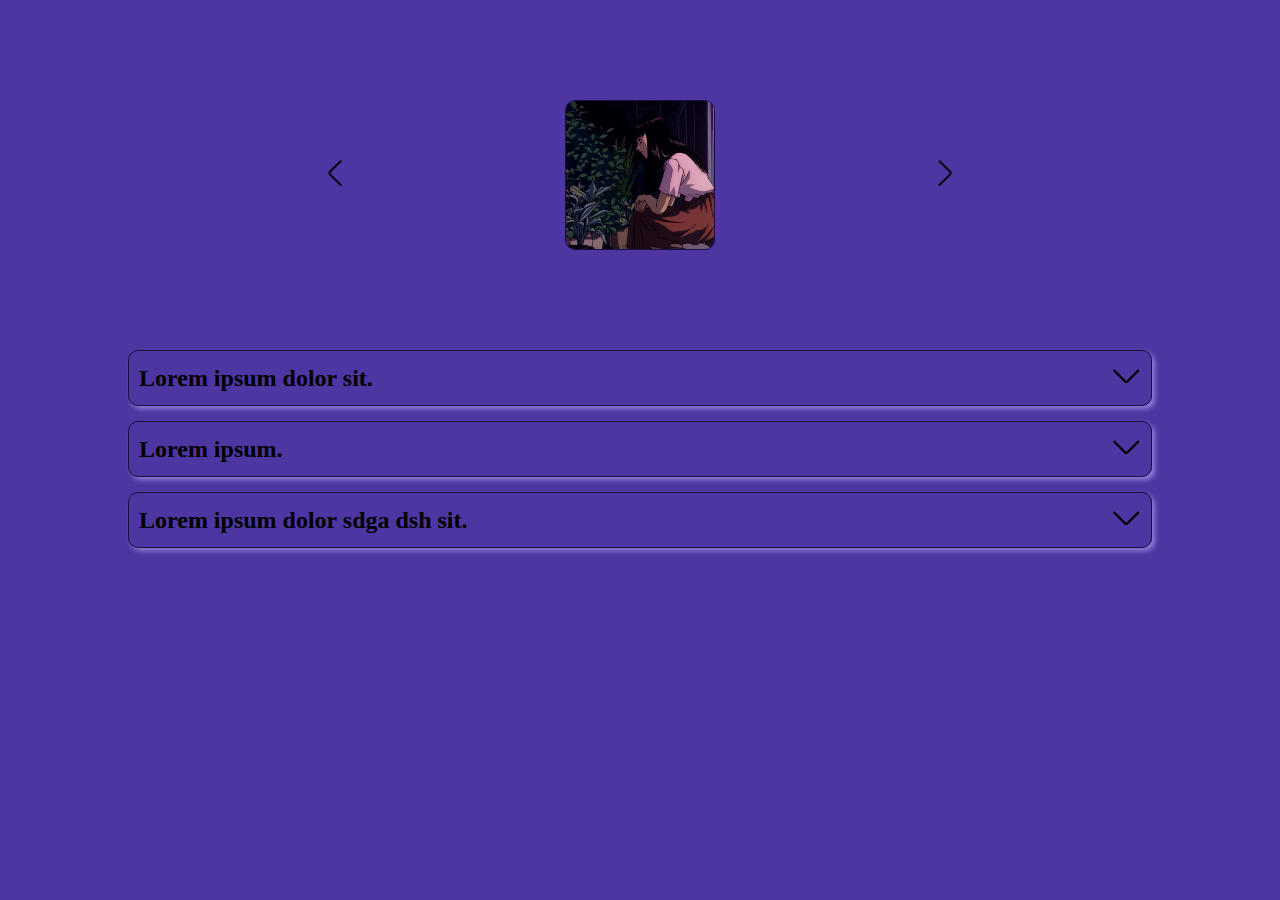
<file: slider+accordion/index.html>
<!DOCTYPE html>
<html lang="en">
<head>
    <meta charset="UTF-8">
    <meta http-equiv="X-UA-Compatible" content="IE=edge">
    <meta name="viewport" content="width=device-width, initial-scale=1.0">
    <title>Document</title>
    <link rel="stylesheet" href="./css/style.css">
</head>
<body>
    <div class="slid__wrapper">
        <div class="slid__btns" id="left">
            <img src="./img/arr1.png" alt="arrow">
        </div>
        <div class="slid__window">
            <div class="slid__cont" id="flow">
                <img src="./img/black1.png" alt="black1">
                <img src="./img/black2.jfif" alt="black2">
                <img src="./img/black3.png" alt="black3">
                <img src="./img/black4.png" alt="black4">
                <img src="./img/black5.png" alt="black5">
                <img src="./img/red1.jfif" alt="red1">
                <img src="./img/red2.jfif" alt="red2">
                <img src="./img/red3.jfif" alt="red3">
                <img src="./img/red4.png" alt="red4">
                <img src="./img/blond1.jfif" alt="blond1">
                <img src="./img/blond2.jfif" alt="blond2">
                <img src="./img/blond3.png" alt="blond3">
                <img src="./img/blond4.jfif" alt="blond4">
                <img src="./img/blond5.jfif" alt="blond6">
            </div>
        </div>
        <div class="slid__btns" id="right">
            <img src="./img/arr2.png" alt="arrow">
        </div>
    </div>
    <div class="acc__wrapper">
        <div class="acc__cont">
            <div class="acc__top">
                <div class="acc__title">
                    <h2>Lorem ipsum dolor sit.</h2>
                </div>
                <div class="acc__btns">
                    <button class="acc__btn">
                        <img src="./img/arr3.png" alt="arrow">
                    </button>
                </div>
            </div>
            <div class="acc__text">
                <p>Lorem ipsum dolor sit amet consectetur adipisicing elit. Iusto inventore eligendi, dicta mollitia nihil aspernatur aut at soluta consequuntur praesentium quaerat ipsam explicabo dolor sint minus eos deleniti, nulla modi?</p>
            </div>
            <div class="acc__top">
                <div class="acc__title">
                    <h2>Lorem ipsum.</h2>
                </div>
                <div class="acc__btns">
                    <button class="acc__btn">
                        <img src="./img/arr3.png" alt="arrow">
                    </button>
                </div>
            </div>
            <div class="acc__text">
                <p>Lorem ipsum dolor Lorem ipsum dolor sit amet consectetur adipisicing elit. Labore totam amet voluptatum, nulla alias ipsum natus quos optio dolore provident numquam laboriosam delectus vero excepturi atque consequatur voluptate iure blanditiis? sit amet consectetur adipisicing elit. Iusto inventore eligendi, dicta mollitia nihil aspernatur aut at soluta consequuntur praesentium quaerat ipsam explicabo dolor sint minus eos deleniti, nulla modi?</p>
            </div>
            <div class="acc__top">
                <div class="acc__title">
                    <h2>Lorem ipsum dolor sdga dsh sit.</h2>
                </div>
                <div class="acc__btns">
                    <button class="acc__btn">
                        <img src="./img/arr3.png" alt="arrow">
                    </button>
                </div>
            </div>
            <div class="acc__text">
                <p>Lorem etur Iusto inventore eligendi, dicta mollitia nihil aspernatur aut at soluta consequuntur praesentium quaerat ipsam explicabo dolor sint minus eos deleniti, nulla modi?</p>
            </div>
        </div>
    </div>
    <script src="./js/main.js"></script>
</body>
</html>
</file>
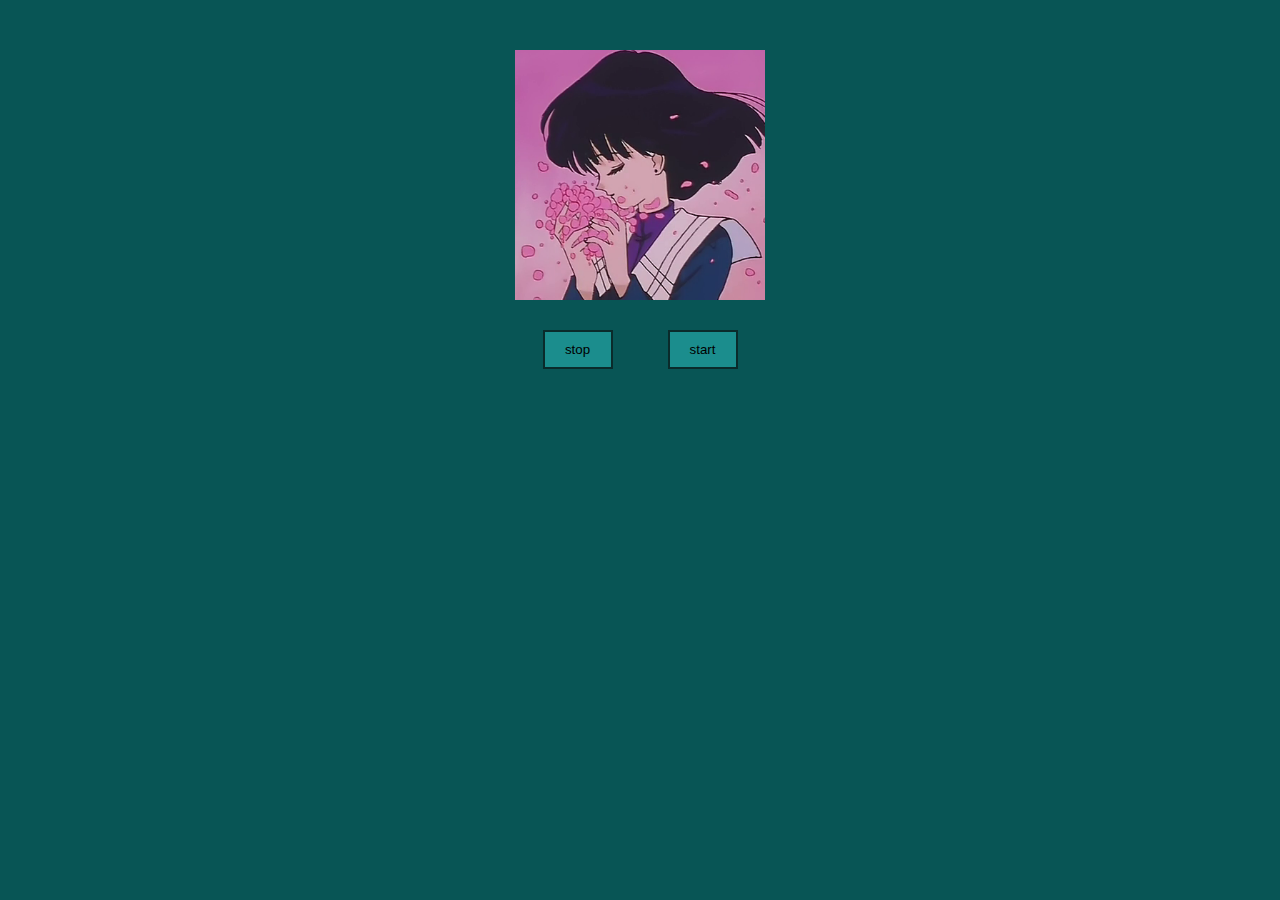
<file: slider+timeset/index.html>
<!DOCTYPE html>
<html lang="en">
<head>
    <meta charset="UTF-8">
    <meta http-equiv="X-UA-Compatible" content="IE=edge">
    <meta name="viewport" content="width=device-width, initial-scale=1.0">
    <title>slider</title>
    <link rel="stylesheet" href="./css/style.css">
</head>
<body>
    <div class="wrapper">
       <div class="slid__cont">
           <img class='slid__img' src="./img/black1.png" alt="b">
           <img class='slid__img' src="./img/black2.jfif" alt="b">
           <img class='slid__img' src="./img/black3.png" alt="b">
           <img class='slid__img' src="./img/black4.png" alt="b">
           <img class='slid__img' src="./img/black5.png" alt="b">
           <img class='slid__img' src="./img/black6.jfif" alt="b">
           <img class='slid__img' src="./img/black7.jfif" alt="b">
           <img class='slid__img' src="./img/black8.png" alt="b">
           <img class='slid__img' src="./img/black9.jfif" alt="b">
           <img class='slid__img' src="./img/black10.jfif" alt="b">
           <img class='slid__img' src="./img/black11.jfif" alt="b">
           <img class='slid__img' src="./img/black12.jfif" alt="b">
           <img class='slid__img' src="./img/black13.jfif" alt="b">
           <img class='slid__img' src="./img/black14.jfif" alt="b">
           <img class='slid__img' src="./img/black15.jfif" alt="b">
           <img class='slid__img' src="./img/black16.jfif" alt="b">
           <img class='slid__img' src="./img/black17.jfif" alt="b">
           <img class='slid__img' src="./img/blond1.jfif" alt="w">
           <img class='slid__img' src="./img/blond2.jfif" alt="w">
           <img class='slid__img' src="./img/blond3.png" alt="w">
           <img class='slid__img' src="./img/blond4.jfif" alt="w">
           <img class='slid__img' src="./img/blond5.jfif" alt="w">
           <img class='slid__img' src="./img/blond6.jfif" alt="w">
           <img class='slid__img' src="./img/blond7.jfif" alt="w">
           <img class='slid__img' src="./img/red1.jfif" alt="r">
           <img class='slid__img' src="./img/red2.jfif" alt="r">
           <img class='slid__img' src="./img/red3.jfif" alt="r">
           <img class='slid__img' src="./img/red4.png" alt="r">
       </div>
       <div class="slid__btns">
            <button id="stop-btn">stop</button>
            <button id="start-btn">start</button>
       </div>
       
    </div>
    <script src="./js/main.js"></script>
</body>
</html>
</file>
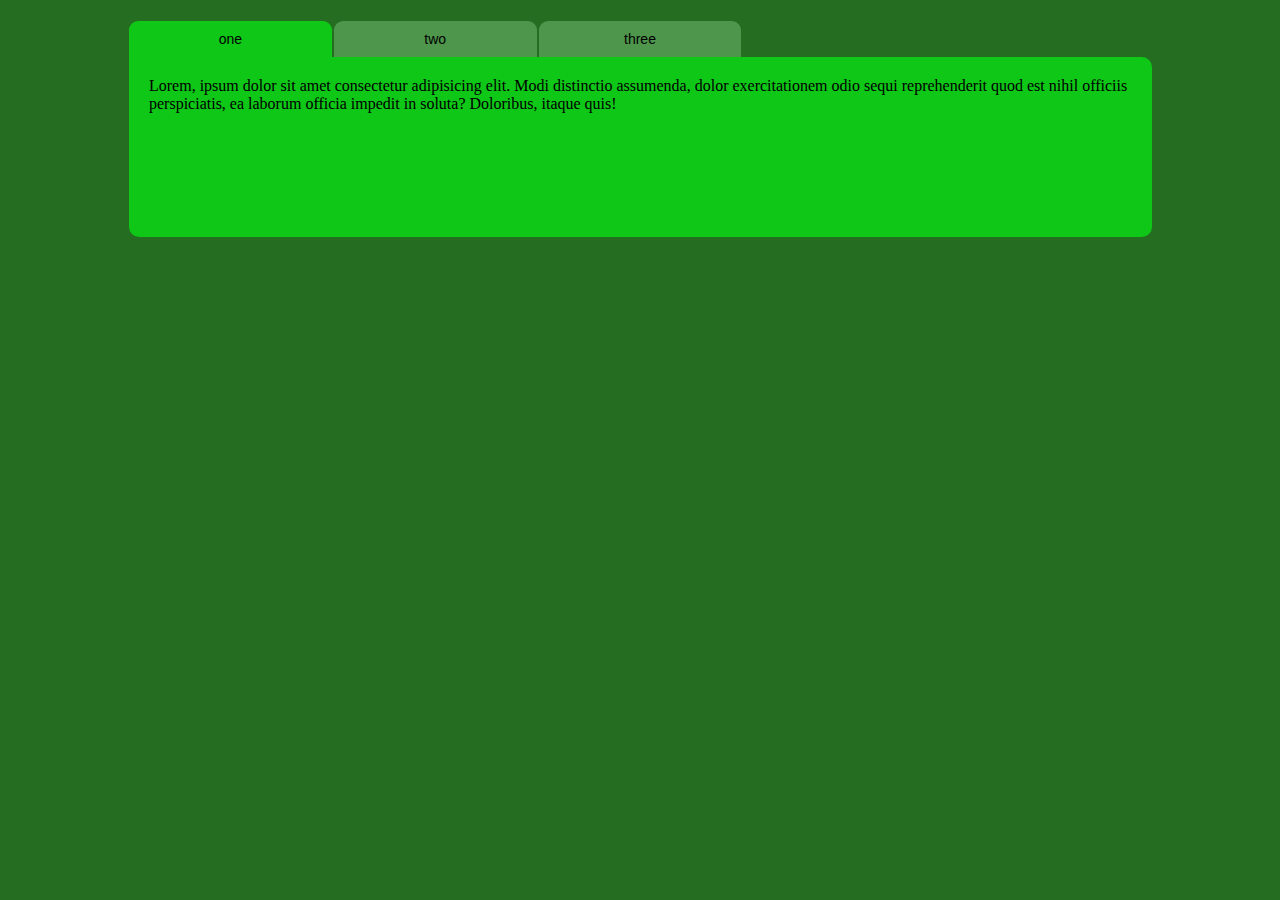
<file: tab/index.html>
<!DOCTYPE html>
<html lang="en">
<head>
    <meta charset="UTF-8">
    <meta http-equiv="X-UA-Compatible" content="IE=edge">
    <meta name="viewport" content="width=device-width, initial-scale=1.0">
    <title>Document</title>
    <link rel="stylesheet" href="./css/style.css">
</head>
<body>
    <div class="wrapper">
        <div class="tabs">
            <div class="tabs__btns">
                <button class="tabs__btn" data-tab="#one">one</button>
                <button class="tabs__btn" data-tab="#two">two</button>
                <button class="tabs__btn" data-tab="#three">three</button>
            </div>
            <div class="tabs__content">
                <div class="tabs__text" id="one">
                    <p>Lorem, ipsum dolor sit amet consectetur adipisicing elit. Modi distinctio assumenda, dolor exercitationem odio sequi reprehenderit quod est nihil officiis perspiciatis, ea laborum officia impedit in soluta? Doloribus, itaque quis!</p>
                </div>
                <div class="tabs__text" id="two">
                    <p>Lorem ipsum dolor sit amet consectetur adipisicing elit. Nam eaque molestias exercitationem reprehenderit rem ea expedita repellat, mollitia ex placeat earum laudantium debitis amet quaerat id voluptatem nostrum aliquam recusandae tenetur quia ipsam maxime neque magni. Sit unde amet excepturi autem non architecto rem impedit et necessitatibus soluta magni iste suscipit veniam dolor, aperiam repellat eum in placeat tempore fugit vitae sint enim earum nam? Delectus iste libero aliquid et?</p>
                </div>
                <div class="tabs__text" id="three">
                    <p>Lorem ipsum dolor sit amet consectetur adipisicing elit. Totam beatae nobis aliquid quibusdam ea repellat deserunt.</p>
                </div>
            </div>
        </div>
    </div>

    <script src="./js/main.js"></script>
</body>
</html>
</file>
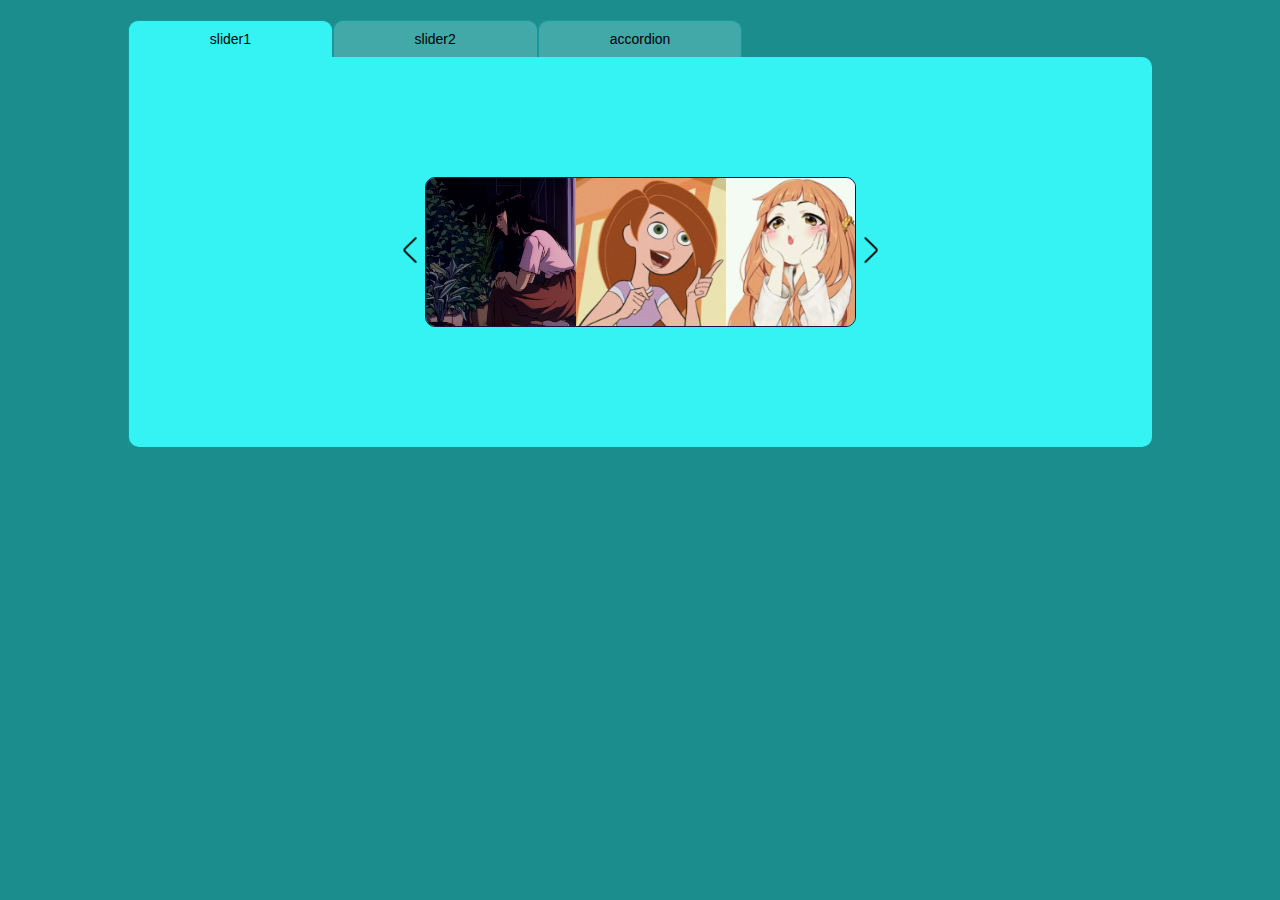
<file: first-js-project/body.html>
<!DOCTYPE html>
<html lang="en">
<head>
    <meta charset="UTF-8">
    <meta http-equiv="X-UA-Compatible" content="IE=edge">
    <meta name="viewport" content="width=device-width, initial-scale=1.0">
    <title>Document</title>
    <link rel="stylesheet" href="./css/style.css">
</head>
<body>
    <div class="wrapper">
        <div class="tabs">
            <div class="tabs__btns">
                <button class="tabs__btn" data-tab="#one">slider1</button>
                <button class="tabs__btn" data-tab="#two">slider2</button>
                <button class="tabs__btn" data-tab="#three">accordion</button>
            </div>
            <div class="tabs__content">
                <div class="tabs__text" id="one">
                    <div class="slider__wrapper">
                        <div class="slider__btns" id="left">
                            <img src="./img/arr1.png" alt="arrow">
                        </div>
                        <div class="slider__window">
                            <div class="slider__cont" id="flow">
                                <img src="./img/black1.png" alt="black1">
                                <img src="./img/black2.jfif" alt="black2">
                                <img src="./img/black3.png" alt="black3">
                                <img src="./img/black4.png" alt="black4">
                                <img src="./img/black5.png" alt="black5">
                                <img src="./img/red1.jfif" alt="red1">
                                <img src="./img/red2.jfif" alt="red2">
                                <img src="./img/red3.jfif" alt="red3">
                                <img src="./img/red4.png" alt="red4">
                                <img src="./img/blond1.jfif" alt="blond1">
                                <img src="./img/blond2.jfif" alt="blond2">
                                <img src="./img/blond3.png" alt="blond3">
                                <img src="./img/blond4.jfif" alt="blond4">
                                <img src="./img/blond5.jfif" alt="blond6">
                            </div>
                        </div>
                        <div class="slider__btns" id="right">
                            <img src="./img/arr2.png" alt="arrow">
                        </div>
                    </div>
                </div>
                <div class="tabs__text" id="two">
                    <div class="slid__wrapper">
                        <div class="slid__cont">
                            <img class='slid__img' src="./img/black1.png" alt="b">
                            <img class='slid__img' src="./img/black2.jfif" alt="b">
                            <img class='slid__img' src="./img/black3.png" alt="b">
                            <img class='slid__img' src="./img/black4.png" alt="b">
                            <img class='slid__img' src="./img/black5.png" alt="b">
                            <img class='slid__img' src="./img/black6.jfif" alt="b">
                            <img class='slid__img' src="./img/black7.jfif" alt="b">
                            <img class='slid__img' src="./img/black8.png" alt="b">
                            <img class='slid__img' src="./img/black9.jfif" alt="b">
                            <img class='slid__img' src="./img/black10.jfif" alt="b">
                            <img class='slid__img' src="./img/black11.jfif" alt="b">
                            <img class='slid__img' src="./img/black12.jfif" alt="b">
                            <img class='slid__img' src="./img/black13.jfif" alt="b">
                            <img class='slid__img' src="./img/black14.jfif" alt="b">
                            <img class='slid__img' src="./img/black15.jfif" alt="b">
                            <img class='slid__img' src="./img/black16.jfif" alt="b">
                            <img class='slid__img' src="./img/black17.jfif" alt="b">
                            <img class='slid__img' src="./img/blond1.jfif" alt="w">
                            <img class='slid__img' src="./img/blond2.jfif" alt="w">
                            <img class='slid__img' src="./img/blond3.png" alt="w">
                            <img class='slid__img' src="./img/blond4.jfif" alt="w">
                            <img class='slid__img' src="./img/blond5.jfif" alt="w">
                            <img class='slid__img' src="./img/blond6.jfif" alt="w">
                            <img class='slid__img' src="./img/blond7.jfif" alt="w">
                            <img class='slid__img' src="./img/red1.jfif" alt="r">
                            <img class='slid__img' src="./img/red2.jfif" alt="r">
                            <img class='slid__img' src="./img/red3.jfif" alt="r">
                            <img class='slid__img' src="./img/red4.png" alt="r">
                        </div>
                        <div class="slid__btns">
                             <button class="slid__btn" id="stop-btn">stop</button>
                             <button class="slid__btn" id="start-btn">start</button>
                        </div>
                     </div>
                </div>
                <div class="tabs__text" id="three">
                    <div class="acc__wrapper">
                        <div class="acc__body">
                            <div class="acc__top">
                                <div class="acc__icon">
                                    <img src="./img/arr3.png" alt="arrow">
                                </div>
                                <div class="acc__text">
                                    <h2>How was it?</h2>
                                </div>
                            </div>
                            <div class="acc__panel">
                                <p>t accusamus sequi repudiandae in aut excepturi aliquid deleniti harum.</p>
                            </div>
                            <div class="acc__top">
                                <div class="acc__icon">
                                    <img src="./img/arr3.png" alt="arrow">
                                </div>
                                <div class="acc__text">
                                    <h2>Your feedback</h2>
                                </div>
                            </div>
                            <div class="acc__panel">
                                <p>Lorem, consectetur adipisicing elit. Nisi hic reprehenderit porro quidem inventore illo quasi! Neque reiciendis nihil incidunt corporis nulla laudantium dolor a repudiandae cum. Cum, unde dolor. sit amet consectetur adipisicing elit. Totam aliquam quae ducimus voluptatibus fugiat. Expedita nobis veniam non laudantium. Cupiditate eveniet accusamus sequi repudiandae in aut excepturi aliquid deleniti harum.</p>
                            </div>
                            <div class="acc__top">
                                <div class="acc__icon">
                                    <img src="./img/arr3.png" alt="arrow">
                                </div>
                                <div class="acc__text">
                                    <h2>Comments</h2>
                                </div>
                            </div>
                            <div class="acc__panel">
                                <p>Lorem adipisicing aliquam quae ducimus voluptatibus fugiat. Expedita nobis veniam non laudantium. Cupiditate eveniet accusamus sequi repudiandae in aut excepturi aliquid deleniti harum.</p>
                            </div>
                        </div>
                    </div>
                </div>
            </div>
        </div>
    </div>

    <script src="./js/main.js"></script>
</body>
</html>
</file>
<file: Battleship/style.css>
* {
  margin: 0;
  padding: 0;
  box-sizing: border-box;
}
body {
    background-color: #333;
}
#board {
  position: relative;
  width: 1024px;
  height: 863px;
  margin: auto;
  background: url(./img/board.jpg) no-repeat center;
}
#message-window {
  position: absolute;
  top: 10px;
  left: 10px;
  padding: 5px;
  font-size: 2rem;
  text-transform: uppercase;
  background-color: transparent;
  color: #ccc;
}
table {
  position: absolute;
  left: 171px;
  top: 96px;
  border-spacing: 0;
}
td {
  width: 97px;
  height: 97px;
}
form {
  position: absolute;
  bottom: 10px;
  right: 10px;
  padding: 15px;
  background-color: transparent;
}
input {
  background-color:transparent;
  border-color: rgb(83, 175, 19);
  font-size: 1.5rem;
  color: rgb(83, 175, 19);
}
#fire-button {
  cursor: pointer;
}
.hit {
  background: url(./img/ship.png) no-repeat center;
}
.miss {
  background: url(./img/miss.png) no-repeat center;
}
</file>
<file: first-js-project/css/style-start.css>
*{
    margin: 0;
    padding: 0;
    box-sizing: border-box;
}
body{
    background-color: #1b8d8d;
}
a {
    text-decoration: none;
    color: #000;
}
.start__wrapper {
    width: 90%;
    margin: 10px auto;
}

.esc__grid {
    margin: 10px;
    display: grid;
    grid-template: repeat(10,1fr) / repeat(10,1fr);
}
.esc__cell {
    display: inline-block;
    display: flex;
    justify-content: center;
    text-align: center;
    opacity: 0;
}
.esc__cell.active {
    opacity: 1;
}
.start__btn {
    display: inline-block;
    display: flex;
    justify-content: center;
    text-align: center;
    font-size: 18px;
    padding: 10px;
    width: 70px;
    border-radius: 10px;
    background-color: #1ecece;
    box-shadow: 5px 5px 7px  #154e4e;
}
.start__btn:hover {
    background-color: #36f3f3;
}
.start__popup-overlay {
    width: 100%;
    height: 100%;
    position: fixed;
    top: 0;
    left: 0;
    background-color: black;
    opacity: 0.6;
    z-index: 2;
    transform: scale(0);
    transition: all 0.3s ease-in-out;
}
.start__popup-overlay.active {
    transform: scale(1);
}

.start__popup-container {
    position: relative;
    z-index: 3;
    margin: 120px auto;
    width: 300px;
    height: 400px;
    display: flex;
    justify-content: center;
    align-items: center;
}
.start__popup-body {
    background-color: #8fe4e4;
    border-radius: 10px;
    display: flex;
    flex-direction: column;
    align-items: flex-start;
    justify-content: space-between;
    width: 100%;
    height: 100%;
    padding: 10px;
}
.start__popup-close {
    position: absolute;
    top: 10px;
    right: 15px;
    cursor: pointer;
}
.start__popup-text{
    padding: 40px 20px 20px 10px;
    font-size: 28px;
    font-weight: 600;
    letter-spacing: 1.5;
}
.start__popup-input-user-name {
    position: absolute;
    bottom: 50px;
    left: 30px;
    width: 200px;
    font-size: 28px;
    font-weight: 600;
    letter-spacing: 1.5;
    padding: 5px;
}
.start__popup-btn-ok{
    position: absolute;
    bottom: 10px;
    right: 15px;
    cursor: pointer;
    font-size: 16px;
    text-transform: uppercase;
    padding: 3px;
    border-radius: 3px;
}
</file>
<file: pizza1/style.css>
*{
    margin: 0px;
    padding: 0px;
    border: 0px;
}
body{
    background-color: #E5E5E5;
    font-family: 'Montserrat';
}
.wrapper__header{
    background-color: #F0F5FB;
    max-width: 1440px;
    height: 832px;
    margin: 0px auto;
    position: relative;
    z-index: 3;
}
.header{
    display: flex;
    justify-content: space-between;
    max-width: 1160px;
    height: 70px;
    margin: 20px auto 0px auto;
    padding-top: 10px;
}
.header__list{
   font-size: 16px;
   font-weight: 400;
   color: #000;
   list-style: none;
   display: flex;
   align-items: center;
}
.header__list a{
    text-decoration: none;
    font-size: 16px;
    font-weight: 400;
    color: #000;
}
.header__list__item{
    margin: 12px 0px 0px 0px;
    transition: 0.4s;
}
.header__list__item:hover,.header__list__item:focus{
    opacity: 0.76;
    text-shadow:1px 1px 2px rgb(44, 43, 43);
    transform: scale(1.2);
}
.header__list__item:first-child{
    margin: 12px 40px 0px 0px;
}
.header__list__item:last-child{
    margin: 12px 0px 0px 40px;
}

.header__info{
    display: flex;
    align-items: center;
}
.header__info__num{
    font-size: 18px;
    font-weight: 700;
    margin: 12px 0px 0px 0px;
}
.header__info__data{
    font-size: 16px;
    font-weight: 400;
    margin: 12px 0px 0px 0px;
}
.header__info__data::before{
    content: "\2022";
    color: #46CB72;
    font-weight: bold;
    display: inline-block; 
    width: 1em;
    margin-left: 1em;
}
.header__info__img{
    margin: 25px 25px 0px 32px;
    transition: 0.5s;
}
.header__info__img:hover,.header__info__img:focus{
    opacity: 0.76;
    text-shadow:1px 1px 2px rgb(44, 43, 43);
    transform: scale(1.2);
}
.header__logo{
    transition: 0.5s;
}
.header__logo:hover,.header__logo:focus{
    opacity: 0.6;
    transform: scale(1.1);
}

/*----------------header menu over--------------------------*/
.pizza{
    max-width: 1440px;
    max-height: 627px;
}
.img__prown{
    position: absolute;
    top: 50px;
    left: 93.86%;;
    transform: rotate(10deg);
    opacity: 0.9;
}
h1{
    font-size: 48px;
    font-weight: 700;
}
.img__peper{
    position: absolute;
    top: 390px;
    left: 205px;
}
.img__marsh{
    position: absolute;
    top: 516px;
    left: 94px;
    z-index: 2;
}
.img__marshShadow{
    position: absolute;
    top: 544px;
    left: 123px;
}
.img__tom{
    max-width: 133px;
    position: absolute;
    top: 136px;
    left: 0px;
    z-index: 2;
}
.img__tomShad{
    position: absolute;
    top: 144px;
    left: 30px;
}
.img__cuc{
    position: absolute;
    top: 209px;
    left: 1148px;
}
.img__pep{
    position: absolute;
    top: 623px;
    left: 1123px;
}
.img__pepshad{
    position: absolute;
    top: 536px;
    left: 1206px;
}
.img__pep1{
    position: absolute;
    top: 615px;
    left: 1200px;
}
.img__pizzaShad{
    position: absolute;
    top: 563px;
    left: 1258px;
}
.peace__text p{
    font-size: 18px;
    font-weight: 400;
    margin: 18px 0px 0px 0px;
}
.peace{
    overflow: visible;
    max-width: 790px;
    max-height: 760px;
    margin: 123px auto 0px;
    text-align: center;
}
.peace__img{
    margin-left: 50px;
    position: relative;
}
.img__str{
    position: absolute;
    top: 155px;
    left:528px;
    font-size: 15px;
}
.img__plus{
    position: absolute;
    top: 200px;
    left: 480px;
}
.img__str__text{
    position: absolute;
    top: 138px;
    left: 690px;
}

/*--------- header is over-----------------------------*/


.main{

    background-color:#FFFFFF;
    max-width: 1440px;
    
    margin: 0px auto;
    

}
.main__pizzas{
    max-width: 1160px;
    margin: 0px auto 0px;

}
.main__pizzas__menu__titel{
    width: 400px;
    margin: 0px auto;
    padding: 150px 0px 50px 0px;
}
.main__pizzas__menu__btns__items{
    display: flex;
    justify-content: center;
    width: 100%;
    height: 70px;
    align-items: center;
}
.main__pizzas__menu__btns__items a{
    text-decoration: none;
    color: #151515;
}
.main__pizzas__menu__btns__item{
    font-size: 16px;
    font-weight: 600;
    width: 145px;
    height: 42px;
    background-color:  #E5E5E5;
    border-radius: 45px;
    text-align: center;
    padding-top: 17px;
    margin: 0px 20px 0px 0px;
    transition: 0.5s;
}
.main__pizzas__menu__btns__item:hover{
    background-color: #59AAF1;
}

.main__pizzas__menu__options{
    max-width: 1160px;
    display: flex;
    justify-content: space-between;
    margin: 45px 0px 0px 0px;
    flex-wrap: wrap;
}
.main__pizzas__menu__option{
    height: 440px;
    width: 260px;
    background-image: url(./img/Rectangle\ 2.png);
    background-repeat: no-repeat;
    margin: 0px 0px 0px 0px;
    padding:0px 5px 0px 5px;
    transition: 0.4s;
}
.main__pizzas__menu__option:hover{
    opacity: 0.85;
}
.main__pizzas__menu__option__img{
    width: 175px;
    height: 175px;
    margin: 0px auto;
    padding: 35px 0px 30px 0px;
}
.main__pizzas__menu__option__NS{
    display: flex;
    justify-content: space-between;
    align-items: flex-end;
    width: 244px;
    padding: 0px 0px 8px 0px;
}
.main__pizzas__menu__option__NS h3{
    font-size: 16px;
    font-weight: 600;
}
.main__pizzas__menu__option__NS p{
    font-size: 12px;
    font-weight: 400;
}
.main__pizzas__menu__option__N{
    margin-left: 15px;
}
.main__pizzas__menu__option__discr{
    text-align:justify;
    margin: 0px 18px 19px 14px;
}
.main__pizzas__menu__option__discr p{
    font-size: 12px;
    font-weight: 400;
}
.main__pizzas__menu__option__price{
    text-align: center;
    margin: 0px auto 26px;
}
.main__pizzas__menu__option__price h2{
    font-size: 24px;
    font-weight: 300;
}
#add{
    width: 34px;
    height: 34px;
    padding-left: 110px;
    position: relative;
}
/*------------main__pizzas__menu__options-----------------------*/

.main__pizzas__img__icon{
    position: absolute;
    top: 850px;
    left: 1120px;
}
.main__pizzas__img__green{
    position: absolute;
    top: 2145px;
    left: 0px;
}
.main__pizzas__img__rib{
    position: absolute;
    top: 1025px;
    left: 0px;
}
.main__pizzas__img__on{
    position: absolute;
    top: 1035px;
    right: 0px;
}
.main__pizzas__btn{
    width: 100px;
    margin: 15px auto 0px;
    padding-bottom: 80px;
    padding-top: 35px;
    transition: 0.5s;
    opacity: 0.85;
}
.main__pizzas__btn:hover{
    opacity: 1;
    transform: scale(1.1);
}
/*------------------main__pizzas done--------------------*/


.main__inst__photos{
    z-index: 1;
    display: flex;
    justify-content: space-between;
    max-width: 1440px;
    margin: 0px auto;
}
.main__inst__wrapper{
    position: relative;
    padding-bottom: 125px;
}
.main__inst__btn{
    position: absolute;
    top: 40px;
    left: 480px;
    z-index: 2;
    display: flex;
    align-items: center;
    justify-content: center;
    border-radius: 15px;
    width: 480px;
    height: 180px;
    transition: 0.5s;
    box-shadow: 5px 5px 15px rgba(253,153,36,1);
    background: rgb(253,153,36);
    background: linear-gradient(62deg, rgba(253,153,36,1) 30%, rgba(246,91,22,1) 58%, rgba(246,91,22,1) 100%);
}
.main__inst__photo{
    opacity: 0.6;
    transition: 0.4s;
}
.main__inst__photo:hover{
    opacity: 0.8;
}
.main__inst__btn:hover{
    transform: scale(1.1);
    opacity: 0.9;
}
.main__inst__btn__text{
    text-align: center;
    width: 440px;
    height: 140px;
    border: 2px solid rgb(247, 176, 95);
    border-radius: 15px;
    font-size: 24px;
    font-weight: 400;
    display: flex;
    justify-content: center;
    align-items: center;
}
.main__inst__btn__text p{
    display: block;
}
.main__inst__btn__text span{
    font-weight: 700;
}
/*---------------------------main__inst done --------------------------*/

.main__footer__wrapper{
    min-width: 1440px;
    min-height: 575px;
    background-color: #F0F5FB;
    background-image: url(./img/vegitable.png);
    background-repeat: no-repeat;
    background-position-y: 108px;
    position: relative;
}
.main__footer__img__car{
    position: absolute;
    bottom: -80px;
    left: 380px;
}
.main__footer__titel{
    width: 600px;
    margin: 0px auto;
    text-align: center;
    padding-top: 85px;
}
.main__footer__titel h1{
    line-height: 150%;
}
.main__footer__btns{
    min-width: 960px;
    height: 65px;
    display: flex;
    justify-content: center;
    margin-top: 50px;
}
input[type=submit]{
    width: 260px;
    height: 60px;
    font-size: 18px;
    font-weight: 700;
    color: #ffffff;
    background: linear-gradient(180deg, #FE5626 0%, #F23F0E 100%), #59AAF1;;
    border-radius: 59px;
    box-shadow: 0px 4px 8px rgba(205, 169, 41, 0.26);
    transition: all 0.6s;
    margin-left: 10px;
}
input[type=submit]:hover{
    border: 6px solid #59AAF1;
    cursor: pointer;
}
input[type=text]{
    width: 260px;
    height: 60px;
    font-size: 14px;
    font-weight: 400;
    border-radius: 59px;
    border: 2px solid #ECEEF7;
    color: #222222;
    text-align:justify;
    padding: 0px 0px 0px 25px;
    margin: 0px 20px;
}
input[type=text]:hover{
    border: 6px solid #59AAF1;
    cursor: pointer;
}
/*----------------------footer-------------------*/

.wrapper__footer{
    max-width: 1440px;
    max-height: 135px;
    background-color: #FFFFFF;
    margin: 0px auto;
}
.footer{
    max-width: 1160px;
    display: flex;
    justify-content: space-between;
    align-items: center;
    margin: 0px auto 25px;
    padding-top: 30px;
    padding-bottom: 20px;
}
.footer__text{
    font-size: 16px;
    font-weight: 400;
}
.footer__text span{
    font-weight: 700;
}
</file>
<file: slider+accordion/css/style.css>
*{
    margin: 0;
    padding: 0;
    box-sizing: border-box;
}
button{
    border: 0;
    box-shadow: none;
    outline: none;
    text-decoration: none;
    padding: 0;
    margin: 0;
    list-style: none;
    border-bottom: none;
}
body{
    background-color: #4d36a1;
}
.slid__wrapper{
    width: 50%;
    margin: 100px auto;
    display: flex;
    justify-content: space-around;
    align-items: center;
}
.slid__window{
    width: 150px;
    height: 150px;
    margin: 0 auto;
    overflow: hidden;
    border: 1px solid #1b1042;
    border-radius: 10px;
}
.slid__cont {
    display: flex;
    max-height: 150px;
    width: 2500px;
    position: relative;
    left: -600px;
    transition:all 0.5s;
}
.slid__cont img {
    width: 150px;
    height: 150px;
    text-align: center;
    object-fit: cover;
}
.slid__btns img {
    width: 30px;
    height: 30px;
}
.slid__btns {
    cursor: pointer;
    transition: all 0.5s;
}
.slid__btns:hover {
    transform: scale(1.2);
}

.acc__btn img {
    width: 30px;
    height: 30px;
    background-color: #4d36a1;
}
.acc__btn {
    width: 30px;
    height: 30px;
    cursor: pointer;
    transition: all 1s;
}
.acc__btn.active {
    transform: rotate(180deg);
}
.acc__wrapper {
    width: 80%;
    margin: 20px auto;
}
.acc__top {
    display: flex;
    justify-content: space-between;
    align-items: center;
    padding: 10px;
    border: 1px solid #1b1042;
    border-radius: 10px;
    box-shadow: 3px 3px 5px #917ed6;
    margin: 15px 0;
}
.acc__text {
    padding: 10px;
    border: 1px solid #1b1042;
    border-radius: 10px;
    box-shadow: 3px 3px 5px #917ed6;
    display: none;
}
.acc__btn.active + .acc__text{
    display: block;
}
</file>
<file: slider+timeset/css/style.css>
*{
    margin: 0;
    padding: 0;
    box-sizing: border-box;
}
body {
    background-color: #085555;
}
.wrapper {
    width: 60%;
    margin: 50px auto;
}
.slid__cont {
    max-width: 250px;
    min-height: 250px;
    margin: 0px auto;
    position: relative;
    display: flex;
    justify-content: center;
    align-items: center;
    text-align: center;
}
.slid__img {
    width: 100%;
    height: 100%;
    object-fit: cover;
    position: absolute;
    top: 0;
    left: 0;
    opacity: 0;
    transition: all 1s ease-in-out;
}
.slid__btns {
    display: flex;
    max-width: 250px;
    margin: 0 auto;
    justify-content: center;

}
button {
    display: flex;
    justify-content: center;
    margin: 30px auto;
    padding: 0 25px;
    text-align: justify;
    border: 2px solid #0a2b2b;
    padding: 10px;
    background-color: #1b8d8d;
    transition: all 0.5s;
    cursor: pointer;
    min-width: 70px;
}
button:hover {
    background-color: #25b9b9;
    transform: scale(1.1);
}
</file>
<file: tab/css/style.css>
*{
    margin: 0;
    padding: 0;
    box-sizing: border-box;
   
}
body{
    background-color: #246d21;
}
.wrapper{
    width: 80%;
    margin: 20px auto;
}
.tabs__btns{
    display: flex;
}  
.tabs__btn{
    flex: 0 1 20%;
    font-size: 14px;
    padding: 10px;
    background-color: #4d964b;
    border: 1px solid #246d21;
    border-bottom: none;
    border-radius: 10px 10px 0 0;
    cursor: pointer;
}
.active{
    background-color: #0ec717;
}
.tabs__content{
    border-left: 1px solid #246d21;
}
.tabs__text{
    padding: 20px;
    background-color: #0ec717;
    display: none;
    min-height: 180px;
    border-radius: 0 10px 10px 10px;
}
.tabs__text.active{
    display: block;    
}
</file>
<file: first-js-project/css/style.css>
*{
    margin: 0;
    padding: 0;
    box-sizing: border-box;
   
}
body{
    background-color:  #1b8d8d;
}
.wrapper{
    width: 80%;
    margin: 20px auto;
}
.tabs__btns{
    display: flex;
}  
.tabs__btn{
    flex: 0 1 20%;
    font-size: 14px;
    padding: 10px;
    background-color: #43a8a8;
    border: 1px solid #179999;
    border-bottom: none;
    border-radius: 10px 10px 0 0;
    cursor: pointer;
}
.active{
    background-color:  #36f3f3;
}
.tabs__content{
    border-left: 1px solid #179999;
}
.tabs__text{
    padding: 20px;
    background-color:  #36f3f3;
    display: none;
    min-height: 180px;
    border-radius: 0 10px 10px 10px;
}
.tabs__text.active{
    display: block;    
}
/*------------------------------------------*/

.acc__wrapper {
    width: 90%;
    margin: 15px auto;
}
.acc__top {
    width: 100%;
    padding: 10px 20px;
    border: 2px solid #0a2b2b;
    cursor: pointer;
    border-radius: 50px;
    display: flex;
    align-items: center;
    justify-content: space-between;
    margin: 10px 0;
    transition: all 0.8s;
}
.acc__top.active {
    background-color: #1b8d8d;
}
.acc__icon {
    max-width: 30px;
    transition: all 0.5s;
}
.acc__panel{
    margin: 0 20px;
    padding: 0 25px;
    text-align: justify;
    overflow: hidden;
    max-height: 0;
    border-left: 1px solid  #1b8d8d;
    border-right: 1px solid  #1b8d8d;
    transition: all 0.5s cubic-bezier(1,-0.01, 1, 1);
}
/*---------------------------------------------------*/

.slid__wrapper {
    width: 60%;
    margin: 50px auto;
}
.slid__cont {
    max-width: 250px;
    min-height: 250px;
    margin: 0px auto;
    position: relative;
    display: flex;
    justify-content: center;
    align-items: center;
    text-align: center;
    border-radius: 10px;
    border: 1px solid #0a2b2b;
    overflow: hidden;
}
.slid__img {
    width: 100%;
    height: 100%;
    object-fit: cover;
    position: absolute;
    top: 0;
    left: 0;
    opacity: 0;
    transition: all 1s ease-in-out;
}
.slid__btns {
    display: flex;
    max-width: 250px;
    margin: 0 auto;
    justify-content: center;

}
.slid__btn {
    display: flex;
    justify-content: center;
    margin: 30px auto;
    padding: 0 25px;
    text-align: justify;
    border: 1px solid #0a2b2b;
    padding: 10px;
    background-color: #1b8d8d;
    transition: all 0.5s;
    cursor: pointer;
    min-width: 70px;
    border-radius: 10px;
}
.slid__btn:hover {
    background-color: #25b9b9;
    transform: scale(1.1);
}
/*----------------------------------------------*/

.slider__wrapper{
    width: 50%;
    margin: 100px auto;
    display: flex;
    justify-content: space-around;
    align-items: center;
}
.slider__window{
    width: 450px;
    height: 150px;
    margin: 0 auto;
    overflow: hidden;
    border: 1px solid #1b1042;
    border-radius: 10px;
}
.slider__cont {
    display: flex;
    max-height: 150px;
    width: 2500px;
    position: relative;
    left: -600px;
    transition:all 0.5s;
}
.slider__cont img {
    width: 150px;
    height: 150px;
    text-align: center;
    object-fit: cover;
}
.slider__btns img {
    width: 30px;
    height: 30px;
}
.slider__btns {
    cursor: pointer;
    transition: all 0.5s;
}
.slider__btns:hover {
    transform: scale(1.2);
}
</file>
<file: Indicorp/css/style.min.css>
*,*::after,*::before{padding:0;margin:0;border:0;-webkit-box-sizing:border-box;box-sizing:border-box}a{text-decoration:none;color:#000}ul,ol,li{list-style:none}img{vertical-align:top}h1,h2,h3,h4,h5,h6{font-weight:inherit;font-size:inherit}html,body{width:100%;height:100%;line-height:1;font-family:"Montserrat",sans-serif;font-size:16px;color:#000;background-color:#e5e5e5}.wrapper{min-height:100%;overflow:hidden;display:-webkit-box;display:-ms-flexbox;display:flex;-webkit-box-orient:vertical;-webkit-box-direction:normal;-ms-flex-direction:column;flex-direction:column}.--container{max-width:1050px;margin:0px auto;padding:0px 15px;-webkit-box-sizing:content-box;box-sizing:content-box}.--ibg{position:relative}.--ibg img{position:absolute;width:100%;height:100%;top:0;left:0;-o-object-fit:cover;object-fit:cover}h1{font-size:58px;line-height:137.9310344828%;font-weight:800;letter-spacing:.2px}h2{font-size:40px;line-height:142.5%;font-weight:700;letter-spacing:.2px}h3{font-size:24px;line-height:133.3333333333%;font-weight:700}h5{font-size:16px;line-height:150%;font-weight:700;letter-spacing:.1px}h6{font-size:14px;line-height:171.4285714286%;font-weight:600;letter-spacing:.2px}.header-block{max-width:550px;margin:0px auto}.header-block__titel{text-align:center;margin-bottom:10px}.header-block__text{font-size:14px;line-height:142.8571428571%;font-weight:500;letter-spacing:.2px;text-align:center;color:#737373}.header{position:absolute;left:0;top:0;z-index:10;width:100%}.header__logo-link{font-size:24px;font-weight:700}.header__menu{margin:0px 0px 0px 117px}@media(max-width: 992px){.header__menu{margin:0px 0px 0px 90px}}@media(max-width: 768px){.header__menu{margin:0px 0px 0px 65px}}@media(max-width: 540px){.header__menu{margin:0px 0px 0px 40px}}@media(max-width: 452px){.header__menu{display:none}}.header__container{display:-webkit-box;display:-ms-flexbox;display:flex;min-height:104px;-webkit-box-align:center;-ms-flex-align:center;align-items:center}.menu{padding:5px 0px}.menu__list{display:-webkit-box;display:-ms-flexbox;display:flex;-ms-flex-wrap:wrap;flex-wrap:wrap}.menu__item{-webkit-transition:all .3s;-o-transition:all .3s;transition:all .3s}.menu__item:not(:last-child){margin:0px 21px 0px 0px}.menu__link{font-size:14px;font-weight:600;line-height:171.4285714286%;color:#737373}@media(max-width: 768px){.menu__link{color:#000}}.menu__item:hover,.menu__link:focus{-webkit-transform:scale(1, 2);-ms-transform:scale(1, 2);transform:scale(1, 2);letter-spacing:1;color:#000}@media(min-width: 452px){.header__mob{display:none}}.header__mob{width:50px;margin-left:auto}main{-webkit-box-flex:1;-ms-flex:1 1 auto;flex:1 1 auto}.main-block{position:relative}.main-block__body{padding:184px 0px 191px 0px;position:relative;z-index:2;max-width:450px}.main-block__body>*:not(:last-child){margin-bottom:35px}@media(max-width: 452px){.main-block h1{font-size:40px;font-weight:700;line-height:142.5%;max-width:320px;margin:0 auto;text-align:center}}.main-block__text{font-size:20px;font-weight:500;line-height:150%;color:#737373}@media(max-width: 992px){.main-block__text{color:#000}}@media(max-width: 452px){.main-block__text{max-width:320px;margin:0 auto;text-align:center}}.main-block__btns{display:-webkit-box;display:-ms-flexbox;display:flex;-ms-flex-wrap:wrap;flex-wrap:wrap;margin:-10px 0px}@media(max-width: 452px){.main-block__btns{display:-webkit-box;display:-ms-flexbox;display:flex;-webkit-box-orient:vertical;-webkit-box-direction:normal;-ms-flex-direction:column;flex-direction:column;-webkit-box-align:center;-ms-flex-align:center;align-items:center}.main-block__btns .--orange{margin-right:0px}}.main-block__btn{min-height:48px;border-radius:37px;display:-webkit-box;display:-ms-flexbox;display:flex;-webkit-box-pack:center;-ms-flex-pack:center;justify-content:center;-webkit-box-align:center;-ms-flex-align:center;align-items:center;padding:5px 36px;font-size:14px;line-height:200%;font-weight:700;letter-spacing:.2px;text-align:center;margin:10px 0px}.main-block__btn:not(:last-child){margin-right:10px}@media(max-width: 452px){.main-block__btn:not(:last-child){margin-right:0px}}.main-block__btn:hover{-webkit-box-shadow:3px 3px 5px #737373;box-shadow:3px 3px 5px #737373}.--orange{color:#fff;background:#ffa62b}.--border{color:#00a0c1;border:1px solid #00a0c1;-webkit-box-sizing:border-box;box-sizing:border-box;border-radius:37px}.main-block__img{max-width:1440px;margin:0px auto;position:absolute;width:100%;height:100%;top:0;left:0;opacity:.8}.main-block__img img{-o-object-position:top;object-position:top}@media(max-width: 900px){.main-block__img img{-o-object-position:right;object-position:right}}@media(max-width: 768px){.main-block__img img{opacity:.7}}.page__whoWeAre{margin:-100px 0px 0px 0px;position:relative;z-index:3}.whoWeAre__body{display:-webkit-box;display:-ms-flexbox;display:flex}.whoWeAre__column:nth-child(2){margin:0px 30px}@media(max-width: 900px){.whoWeAre__body{display:-webkit-box;display:-ms-flexbox;display:flex;-ms-flex-wrap:wrap;flex-wrap:wrap}.whoWeAre__column:nth-child(2){margin:0px 0px 0px 0px}.whoWeAre__column:nth-child(1){margin:0px 30px 0px 0px}.whoWeAre__column:nth-child(3){margin:30px 0px 0px 0px}.whoWeAre__column{-webkit-box-flex:1;-ms-flex:1 1 33%;flex:1 1 33%}}@media(max-width: 452px){.whoWeAre__body{margin:0px 30px;display:-webkit-box;display:-ms-flexbox;display:flex;-webkit-box-orient:vertical;-webkit-box-direction:normal;-ms-flex-direction:column;flex-direction:column;-webkit-box-align:center;-ms-flex-align:center;align-items:center;max-width:80%}.whoWeAre__column:nth-child(1){margin:0px 0px 30px 0px}.whoWeAre__column{margin:5px 0px;padding:10px}}.whoWeAre__item{height:100%;-webkit-box-shadow:0px 13px 19px rgba(0,0,0,.07);box-shadow:0px 13px 19px rgba(0,0,0,.07);background-color:#fff;padding:30px}.item-whoWeAre>*:not(:last-child){margin:0px 0px 10px 0px}.item-whoWeAre__text p{font-size:14px;line-height:171.4285714286%;font-weight:500;letter-spacing:.2px}.--blue{background:#00a0c1;color:#fff}.page__whyWe{padding:195px 0px 0px 0px;background-color:#f3f3f3;margin:-111px auto 0px}.whyWe__header{margin-bottom:50px}.whyWe__body{display:-webkit-box;display:-ms-flexbox;display:flex;-ms-flex-wrap:wrap;flex-wrap:wrap;-webkit-box-pack:justify;-ms-flex-pack:justify;justify-content:space-between}.whyWe__column{background-color:#fff;-webkit-box-flex:0;-ms-flex:0 1 23%;flex:0 1 23%;padding:30px}@media(max-width: 900px){.whyWe__column{-webkit-box-flex:0;-ms-flex:0 1 48%;flex:0 1 48%;margin-top:20px}}.whyWe__item{width:100%;height:100%;display:-webkit-box;display:-ms-flexbox;display:flex;-webkit-box-orient:vertical;-webkit-box-direction:normal;-ms-flex-direction:column;flex-direction:column;-webkit-box-align:center;-ms-flex-align:center;align-items:center;-webkit-box-pack:justify;-ms-flex-pack:justify;justify-content:space-between;-webkit-box-flex:0;-ms-flex:0 1 33%;flex:0 1 33%;text-align:center}.whyWe__icon{max-width:50px;max-height:50px;display:-webkit-box;display:-ms-flexbox;display:flex;-webkit-box-align:end;-ms-flex-align:end;align-items:flex-end}.whyWe__velue{max-width:100px;max-height:50px;margin:10px}@media(max-width: 452px){.whyWe__body{max-width:70%;margin:0px auto;display:-webkit-box;display:-ms-flexbox;display:flex;-webkit-box-orient:vertical;-webkit-box-direction:normal;-ms-flex-direction:column;flex-direction:column;-webkit-box-pack:justify;-ms-flex-pack:justify;justify-content:space-between}.header-block{width:70%;margin:0px auto 60px}}.page__advice{padding-top:170px;background-color:#f3f3f3}.advice__body{padding-top:45px}.advice__column{display:-webkit-box;display:-ms-flexbox;display:flex;-ms-flex-wrap:wrap;flex-wrap:wrap;-webkit-box-pack:justify;-ms-flex-pack:justify;justify-content:space-between;padding-bottom:80px}.advice__items{background-color:#fff;max-width:230px;-webkit-box-flex:0;-ms-flex:0 1 25%;flex:0 1 25%;display:-webkit-box;display:-ms-flexbox;display:flex;-webkit-box-orient:vertical;-webkit-box-direction:normal;-ms-flex-direction:column;flex-direction:column;-webkit-box-pack:justify;-ms-flex-pack:justify;justify-content:space-between}.advice__items-titel{padding:30px 25px 0px}.advice__items-text{font-size:14px;line-height:171.4285714286%;font-weight:500;letter-spacing:.2px;color:#737373;padding:15px 25px 30px}@media(max-width: 992px){.advice__items{max-width:40%;-webkit-box-flex:0;-ms-flex:0 1 50%;flex:0 1 50%;display:-webkit-box;display:-ms-flexbox;display:flex;-webkit-box-orient:vertical;-webkit-box-direction:normal;-ms-flex-direction:column;flex-direction:column;-webkit-box-pack:justify;-ms-flex-pack:justify;justify-content:space-between;margin:20px}.advice__items-img img{width:100%}.header-block__text{padding:0px 20px}}@media(max-width: 768px){.advice__items-text{padding:10px 15px 20px}.advice__items-titel{padding-right:10px}}@media(max-width: 452px){.advice__column{display:-webkit-box;display:-ms-flexbox;display:flex;-webkit-box-pack:justify;-ms-flex-pack:justify;justify-content:space-between;-webkit-box-align:center;-ms-flex-align:center;align-items:center;padding-bottom:100px}.advice__items{max-width:80%;-webkit-box-flex:0;-ms-flex:0 1 100%;flex:0 1 100%;display:-webkit-box;display:-ms-flexbox;display:flex;-webkit-box-orient:vertical;-webkit-box-direction:normal;-ms-flex-direction:column;flex-direction:column;-webkit-box-pack:justify;-ms-flex-pack:justify;justify-content:space-between;margin:20px auto}.header-block__text{padding:0px 5px}}.page__service{background-color:#fff}.service__body{display:-webkit-box;display:-ms-flexbox;display:flex;-webkit-box-pack:justify;-ms-flex-pack:justify;justify-content:space-between;padding-top:100px}.service__cont{padding-left:8%}.service__cont-text{font-size:14px;line-height:142.8571428571%;font-weight:500;letter-spacing:.2px}.header-block{padding-top:100px}.item-service__wrapper{padding-top:40px;display:-webkit-box;display:-ms-flexbox;display:flex}.item-service__icon{max-width:30px;max-height:30px;padding:6px}.item-service__body{padding:0px 17px}@media(max-width: 992px){.service__body{display:-webkit-box;display:-ms-flexbox;display:flex;-webkit-box-orient:vertical;-webkit-box-direction:normal;-ms-flex-direction:column;flex-direction:column;-webkit-box-align:center;-ms-flex-align:center;align-items:center}.service__cont{max-width:70%;padding-left:0px;margin:0 auto}.service__video{max-width:70%;margin:0 auto 70px}.service__video img{max-width:100%}}@media(max-width: 768px){.service__cont{max-width:80%}.service__video{max-width:80%}}.fbody__wrapper{background-color:#16697a}.fbody__info{display:-webkit-box;display:-ms-flexbox;display:flex;-webkit-box-pack:justify;-ms-flex-pack:justify;justify-content:space-between;padding:50px}.info-block{max-width:230px;display:-webkit-box;display:-ms-flexbox;display:flex;-webkit-box-orient:vertical;-webkit-box-direction:normal;-ms-flex-direction:column;flex-direction:column;margin:10px 10px;color:#fff}.info-block__titel{text-align:justify;margin-bottom:10px}.info-block__items{display:-webkit-box;display:-ms-flexbox;display:flex;-webkit-box-orient:vertical;-webkit-box-direction:normal;-ms-flex-direction:column;flex-direction:column}.info-block__item{line-height:171.4285714286%;letter-spacing:.2px;font-size:14px;font-weight:600;color:#fff;margin-top:10px}.info-block__icon{padding:10px 0px}
</file>
